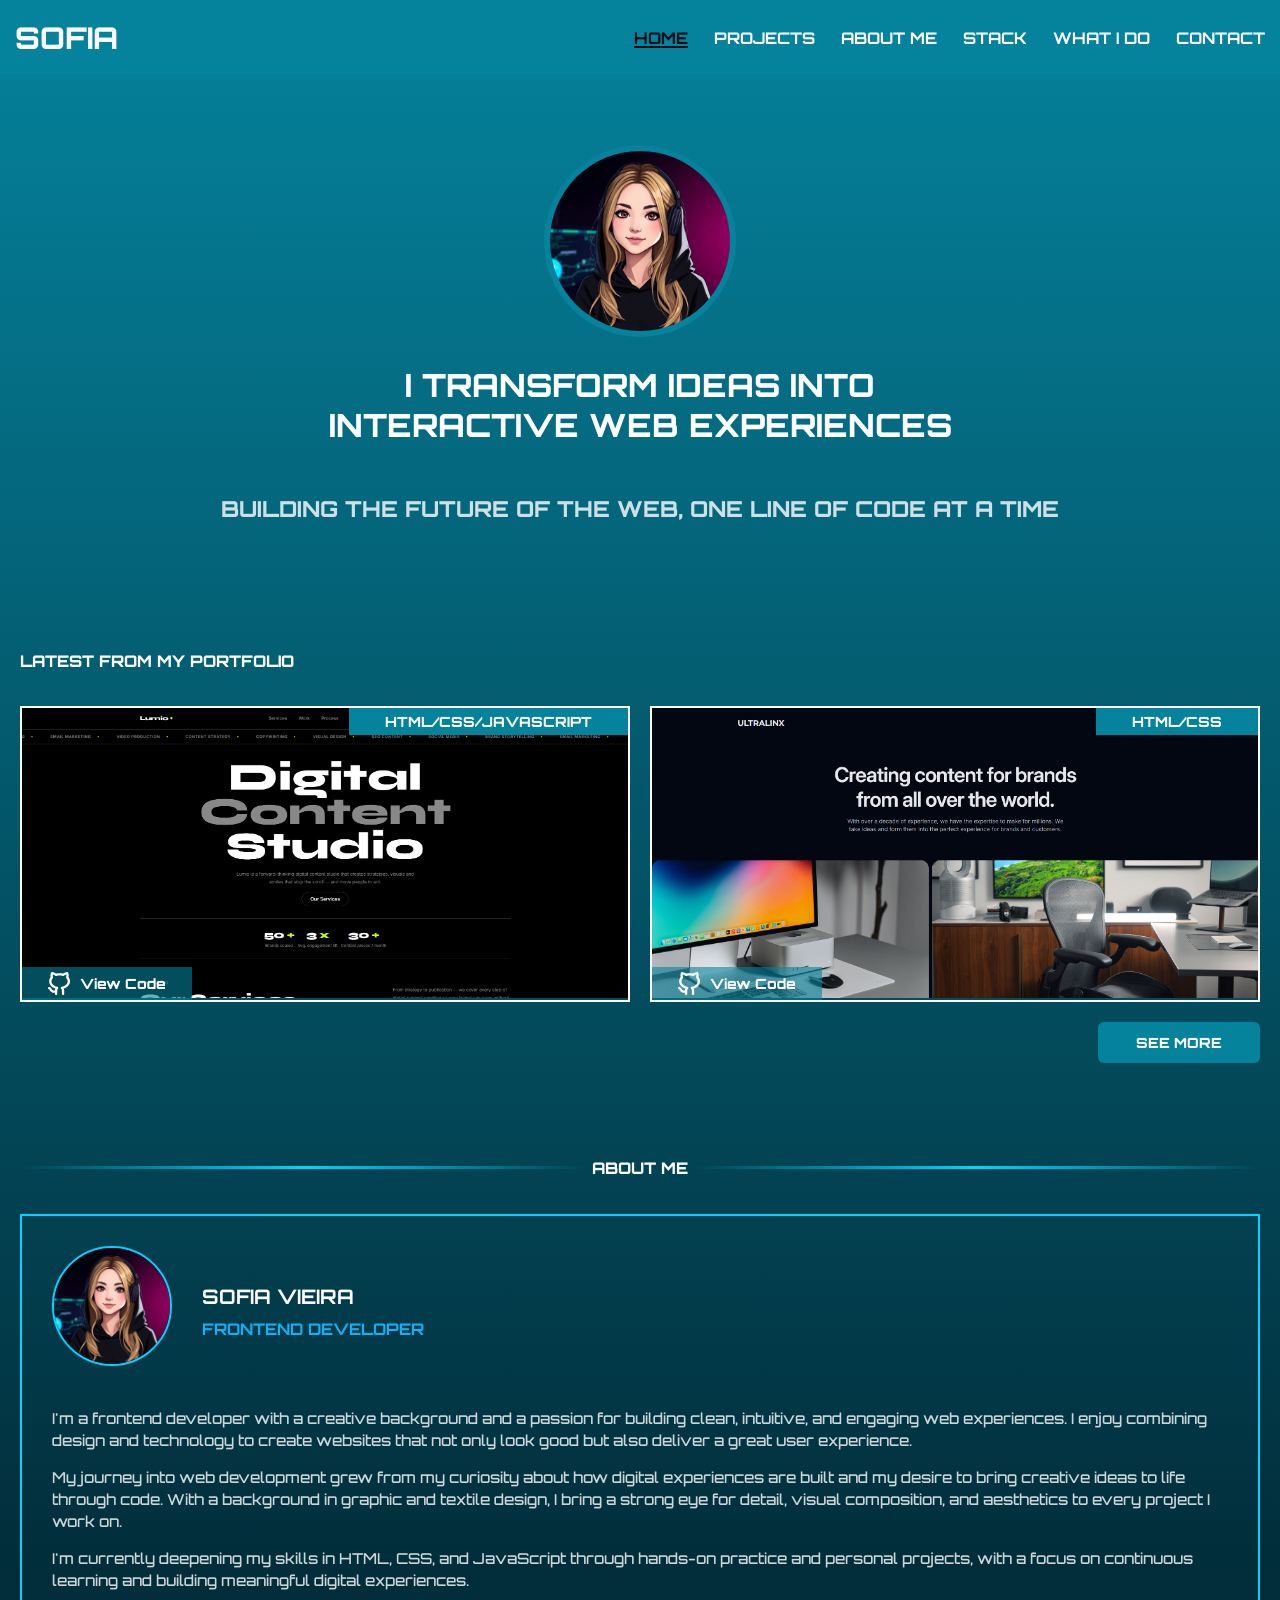
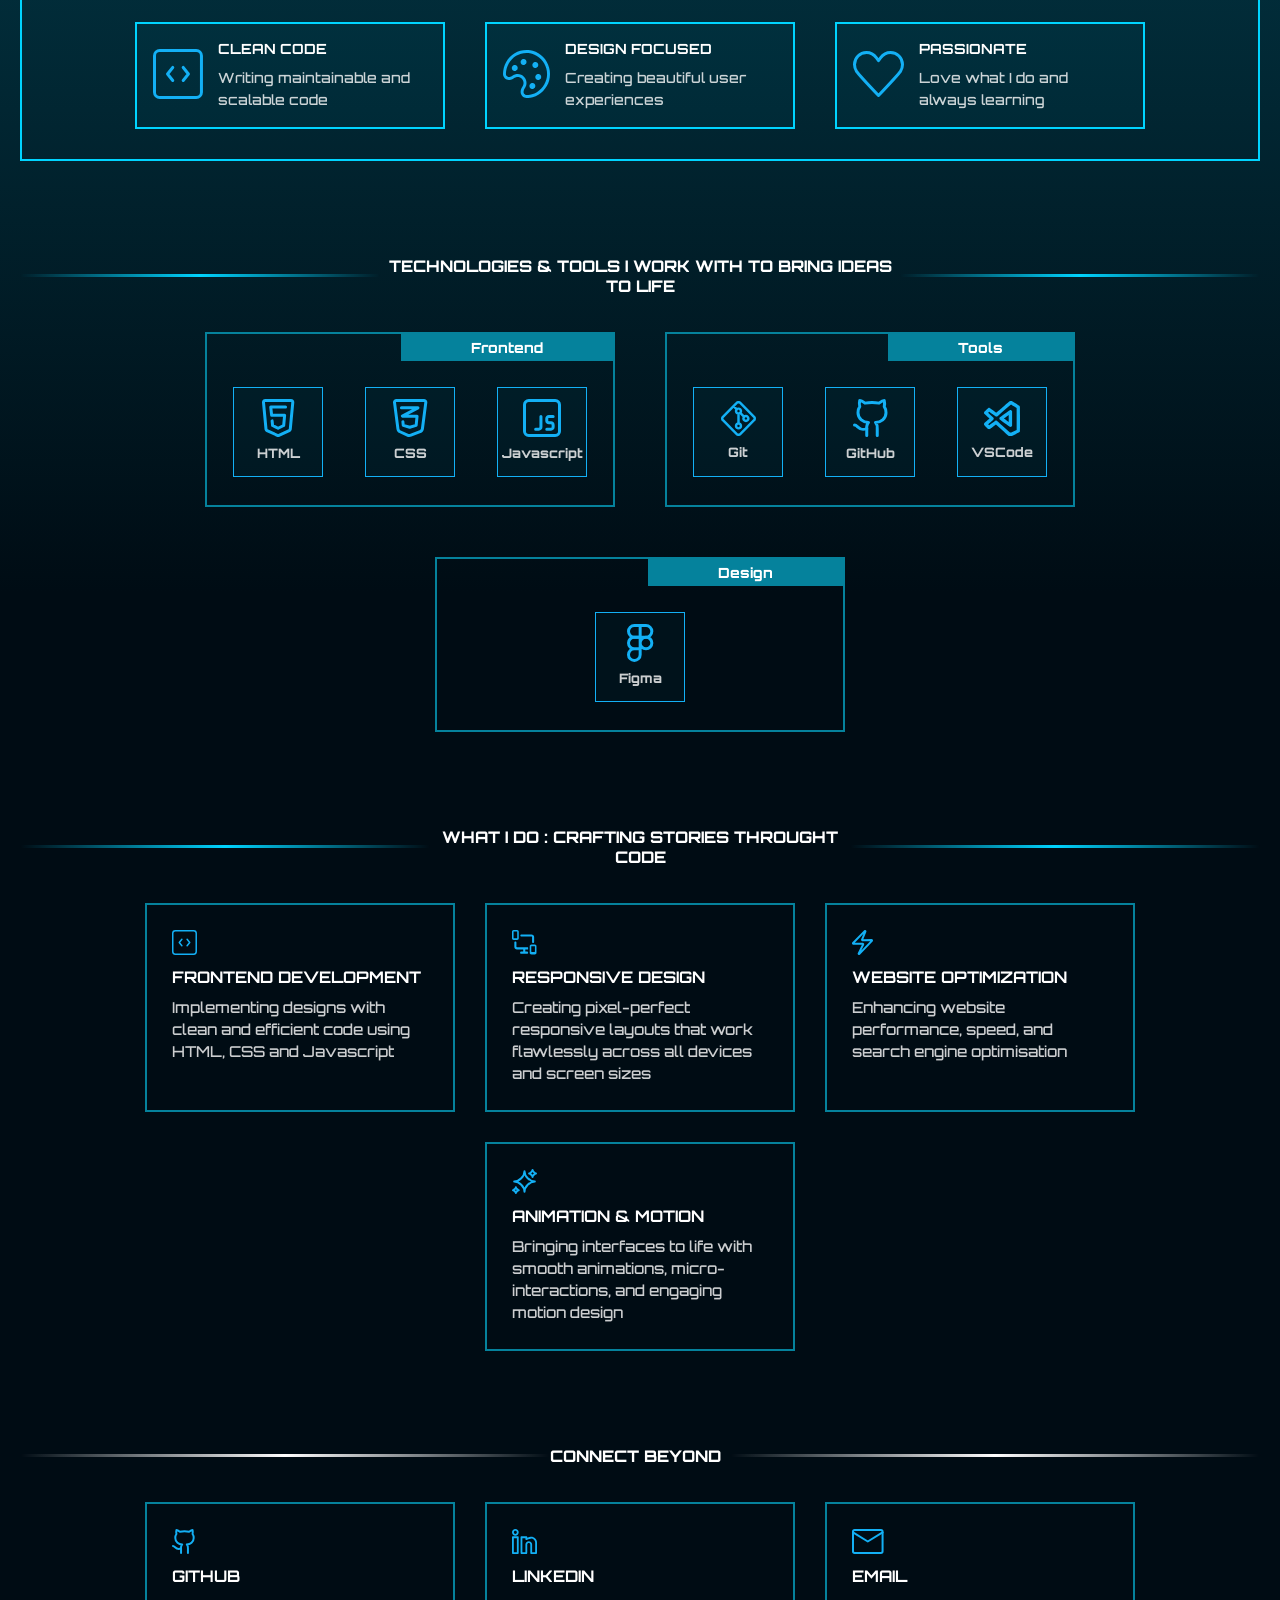
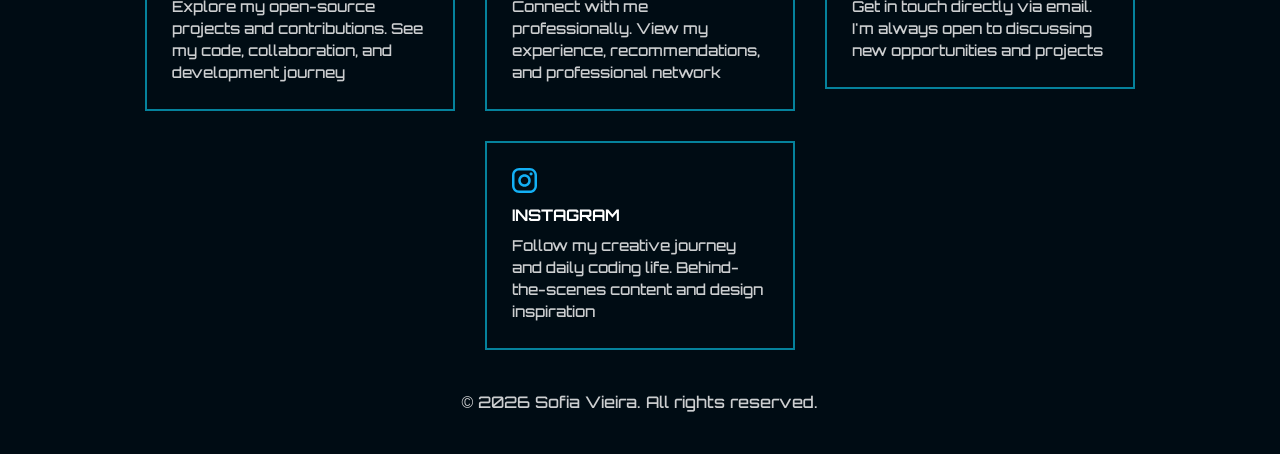
<file: index.html>
<!DOCTYPE html>
<html lang="en">
  <head>
    <meta charset="UTF-8">
    <meta name="viewport" content="width=device-width, initial-scale=1.0">
    <title>Sofia Vieira | Frontend Developer</title>
    <meta name="description" content="Sofia Vieira, Frontend Developer - HTML, CSS and JavaScript. Transform ideas into interactive web experiences.">
    <meta name="robots" content="index, follow">
    <link rel="icon" type="image/x-icon" href="assets/images/favicon.ico"/>
    <link rel="apple-touch-icon" href="assets/images/apple-icon.png"/>
    <link rel="canonical" href="https://bysofiadev.vercel.app" />
    <!-- Open Graph -->
    <meta property="og:type" content="website">
    <meta property="og:title" content="Sofia Vieira | Frontend Developer">
    <meta property="og:description" content="Sofia Vieira, Frontend Developer - HTML, CSS and JavaScript. Transform ideas into interactive web experiences.">
    <meta property="og:url" content="https://bysofiadev.vercel.app">
    <meta property="og:image" content="https://bysofiadev.vercel.app/assets/images/hero-section.png">
    <meta property="og:image:width" content="1200">
    <meta property="og:image:height" content="630">
    <meta property="og:image:alt" content="Sofia Vieira - Frontend Developer">
    <!-- Twitter Card  -->
    <meta name="twitter:card" content="summary_large_image">
    <meta name="twitter:title" content="Sofia Vieira | Frontend Developer">
    <meta name="twitter:description" content="Sofia Vieira, Frontend Developer - HTML, CSS and JavaScript. Transform ideas into interactive web experiences.">
    <meta name="twitter:image" content="https://bysofiadev.vercel.app/assets/images/hero-section.png">

    <link rel="preconnect" href="https://fonts.googleapis.com">
    <link rel="preconnect" href="https://fonts.gstatic.com" crossorigin>
    <link href="https://fonts.googleapis.com/css2?family=Orbitron:wght@400..900&display=swap" rel="stylesheet">
    <link rel="stylesheet" href="./css/main.css">
  </head>
  <body>
    <!-- ── NAV ── -->
    <header class="primary-header">
      <div class="header-container">
        <div class="column-left">
          <a href="index.html">
            <h2>SOFIA</h2>
          </a>
        </div>
        <div class="column-right">
          <nav>
            <ul>
              <li>
                <a href="index.html" aria-current="page" class="nav-link" data-target="home">Home</a>
              </li>
              <li>
                <a href="#projects" class="nav-link" data-target="projects">Projects</a>
              </li>
              <li>
                <a href="#about-me" class="nav-link" data-target="about-me">About Me</a>
              </li>
              <li>
                <a href="#technologies-and-tools" class="nav-link" data-target="technologies-and-tools">Stack</a>
              </li>
              <li>
                <a href="#skills" class="nav-link" data-target="skills">What I Do</a>
              </li>
              <li>
                <a href="#contact"class="nav-link" data-target="contact">Contact</a>
              </li>
            </ul>
          </nav>
          <div class="menuMobileWrapper">
            <button class="btnOpenMenuMobile">
              <svg 
                width="32" 
                height="32" 
                viewBox="0 0 32 32" 
                fill="none" 
                xmlns="http://www.w3.org/2000/svg"
              >
                <path 
                  d="M5.33337 6.66667H26.6667" 
                  stroke="white" 
                  stroke-width="4" 
                  stroke-linecap="round" 
                  stroke-linejoin="round"
                />
                <path 
                  d="M5.33337 16H26.6667" 
                  stroke="white" 
                  stroke-width="4" 
                  stroke-linecap="round" 
                  stroke-linejoin="round"
                />
                <path 
                  d="M5.33337 25.3333H26.6667" 
                  stroke="white" 
                  stroke-width="4" 
                  stroke-linecap="round" 
                  stroke-linejoin="round"
                />
              </svg>
            </button>
            <div class="drawerMenu">
              <div>
                <button class="btnCloseMenuMobile">
                  <svg 
                    width="37" 
                    height="37" 
                    viewBox="0 0 37 37" 
                    fill="none" 
                    xmlns="http://www.w3.org/2000/svg"
                  >
                    <path d="M29.2917 4.625H7.70833C6.00546 4.625 4.625 6.00546 4.625 7.70833V29.2917C4.625 30.9945 6.00546 32.375 7.70833 32.375H29.2917C30.9945 32.375 32.375 30.9945 32.375 29.2917V7.70833C32.375 6.00546 30.9945 4.625 29.2917 4.625Z" stroke="#42446E" stroke-width="3" stroke-linecap="round" stroke-linejoin="round"/>
                    <path d="M23.125 4.625V32.375" stroke="#42446E" stroke-width="3" stroke-linecap="round" stroke-linejoin="round"/>
                    <path d="M12.3334 13.875L16.9584 18.5L12.3334 23.125" stroke="#42446E" stroke-width="3" stroke-linecap="round" stroke-linejoin="round"/>
                  </svg>
                </button>
                <nav>
                  <ul class="nav-links">
                    <li>
                      <a href="index.html" aria-current="page" class="nav-link" data-target="home">Home</a>
                    </li>
                    <li>
                      <a href="#projects" class="nav-link" data-target="projects">Projects</a>
                    </li>
                    <li>
                      <a href="#about-me" class="nav-link" data-target="about-me">About Me</a>
                    </li>
                    <li>
                      <a href="#technologies-and-tools" class="nav-link" data-target="technologies-and-tools">Stack</a>
                    </li>
                    <li>
                      <a href="#skills" class="nav-link" data-target="skills">What I Do</a>
                    </li>
                    <li>
                      <a href="#contact" class="nav-link" data-target="contact">Contact</a>
                    </li>
                  </ul>
                </nav>
              </div>
            </div> 
          </div>
        </div>
      </div>
    </header>
    <div class="container">
      <main>
        <!-- ── HERO ── -->
        <section id="home" class="hero-section">
          <div class="avatar">
            <img src="assets/images/avatar.jpg" alt="Avatar Sofia Vieira">
          </div>
          <div class="hero-title">
            <h1>I transform ideas into interactive web experiences</h1>
          </div>
          <div class="hero-subtitle">
            <h2>Building the future of the web, one line of code at a time</h2>
          </div>
        </section>
        <!-- ── PROJECTS ── -->
        <section id="projects" class="latest-projects reveal-on-scroll">
          <h3>Latest from my portfolio</h3>
          <div class="projects-grid">
            <div class="project-box">
              <a href="https://bysofiadev.github.io/lumio-studio/" target="_blank" rel="noopener noreferrer">
                <img src="assets/images/project-lumio-studio.png" alt="Lumio Studio">
              </a>
              <div class="project-badge">HTML/CSS/JAVASCRIPT</div> 
              <div class="project-links">
                <a href="https://github.com/bysofiadev/lumio-studio" target="_blank" rel="noopener noreferrer">
                  <svg xmlns="http://www.w3.org/2000/svg" 
                      width="22" 
                      height="23" 
                      viewBox="0 0 22 23"
                      fill="black">
                    <path d="M4.99652 4.8233C4.70705 4.09045 4.71863 3.25306 4.84715 2.48689C5.73173 2.75058 6.56263 3.16662 7.30186 3.71598C7.62607 3.96179 8.05101 4.04105 8.44701 3.92274C9.46298 3.62043 10.5184 3.4687 11.5791 3.47246C12.6918 3.47246 13.7489 3.63327 14.7088 3.92159C15.1048 4.04105 15.5298 3.96065 15.8528 3.71483C16.5917 3.16559 17.4222 2.74955 18.3064 2.48574C18.4349 3.25191 18.4453 4.0893 18.1581 4.82101C17.9845 5.2621 18.0713 5.76982 18.399 6.1305C19.2373 7.05289 19.6842 8.11312 19.6842 9.21585C19.6842 11.6442 17.4032 14.0254 13.7397 14.7502C12.8226 14.9317 12.4649 16.0769 13.1665 16.7328C13.6169 17.1532 13.8948 17.7459 13.8948 18.4053V21.8513C13.8948 22.156 14.0168 22.4481 14.234 22.6636C14.4511 22.879 14.7456 23 15.0527 23C15.3598 23 15.6543 22.879 15.8715 22.6636C16.0886 22.4481 16.2106 22.156 16.2106 21.8513V18.4053C16.2106 17.7505 16.0717 17.128 15.8239 16.564C19.3172 15.3613 22 12.6538 22 9.21585C22 7.66858 21.4396 6.24652 20.5098 5.05534C20.753 4.11342 20.731 3.16461 20.6383 2.43635C20.5561 1.7839 20.4415 0.929282 19.9783 0.419268C19.2894 -0.337711 18.1489 0.107976 17.3384 0.382511C16.4685 0.673378 15.6412 1.07699 14.8779 1.58288C13.8 1.30958 12.6916 1.17257 11.5791 1.1751C10.4281 1.1751 9.31773 1.31868 8.27796 1.58403C7.51466 1.07814 6.68734 0.674527 5.81746 0.383659C5.00694 0.107977 3.86527 -0.337711 3.17633 0.419268C2.70392 0.938471 2.6055 1.72532 2.52097 2.39385L2.51518 2.4375C2.42255 3.16691 2.40171 4.11687 2.64487 5.05993C1.71856 6.24996 1.15815 7.66973 1.15815 9.21585C1.15815 12.6527 3.84096 15.3613 7.33428 16.564C7.08187 17.1376 6.95027 17.7564 6.94755 18.3823L6.75303 18.4214C5.92283 18.5351 5.39136 18.4329 5.0301 18.2812C4.15011 17.9114 3.69622 16.9798 3.14275 16.2676C2.79771 15.8254 2.29519 15.2728 1.52404 15.0178C1.37974 14.9702 1.22738 14.9512 1.07568 14.9619C0.923977 14.9726 0.775892 15.0129 0.63988 15.0804C0.365192 15.2168 0.156358 15.4558 0.0593175 15.7449C-0.0377226 16.0341 -0.0150192 16.3496 0.122433 16.6221C0.259886 16.8946 0.500828 17.1018 0.792256 17.198C1.43835 17.4117 1.8853 18.5098 2.29519 18.9969C2.72707 19.5115 3.30138 20.049 4.12464 20.3959C4.91431 20.7291 5.84177 20.8474 6.94755 20.713V21.8513C6.94755 22.156 7.06954 22.4481 7.28669 22.6636C7.50383 22.879 7.79834 23 8.10543 23C8.41252 23 8.70703 22.879 8.92418 22.6636C9.14132 22.4481 9.26331 22.156 9.26331 21.8513V18.4053C9.26331 17.7459 9.5412 17.1532 9.99162 16.7328C10.6945 16.0758 10.3355 14.9317 9.41847 14.7502C5.75377 14.0254 3.47391 11.6442 3.47391 9.21585C3.47391 8.11542 3.91969 7.05519 4.75684 6.1328C5.08452 5.77211 5.1702 5.2644 4.99652 4.8233Z" fill="white"/>
                  </svg>
                  <div class="view-code">View Code</div>
                </a>
              </div> 
            </div>
            <div class="project-box">
              <a href="https://bysofiadev.github.io/ultralinx-clone/" target="_blank" rel="noopener noreferrer">
                <img src="assets/images/project-ultralinx.png" alt="Ultralinx Website Clone">
              </a>
              <div class="project-badge">HTML/CSS</div>
              <div class="project-links">
                <a href="https://github.com/bysofiadev/ultralinx-clone" target="_blank" rel="noopener noreferrer">
                  <svg xmlns="http://www.w3.org/2000/svg" 
                      width="22" 
                      height="23" 
                      viewBox="0 0 22 23"
                      fill="black">
                    <path d="M4.99652 4.8233C4.70705 4.09045 4.71863 3.25306 4.84715 2.48689C5.73173 2.75058 6.56263 3.16662 7.30186 3.71598C7.62607 3.96179 8.05101 4.04105 8.44701 3.92274C9.46298 3.62043 10.5184 3.4687 11.5791 3.47246C12.6918 3.47246 13.7489 3.63327 14.7088 3.92159C15.1048 4.04105 15.5298 3.96065 15.8528 3.71483C16.5917 3.16559 17.4222 2.74955 18.3064 2.48574C18.4349 3.25191 18.4453 4.0893 18.1581 4.82101C17.9845 5.2621 18.0713 5.76982 18.399 6.1305C19.2373 7.05289 19.6842 8.11312 19.6842 9.21585C19.6842 11.6442 17.4032 14.0254 13.7397 14.7502C12.8226 14.9317 12.4649 16.0769 13.1665 16.7328C13.6169 17.1532 13.8948 17.7459 13.8948 18.4053V21.8513C13.8948 22.156 14.0168 22.4481 14.234 22.6636C14.4511 22.879 14.7456 23 15.0527 23C15.3598 23 15.6543 22.879 15.8715 22.6636C16.0886 22.4481 16.2106 22.156 16.2106 21.8513V18.4053C16.2106 17.7505 16.0717 17.128 15.8239 16.564C19.3172 15.3613 22 12.6538 22 9.21585C22 7.66858 21.4396 6.24652 20.5098 5.05534C20.753 4.11342 20.731 3.16461 20.6383 2.43635C20.5561 1.7839 20.4415 0.929282 19.9783 0.419268C19.2894 -0.337711 18.1489 0.107976 17.3384 0.382511C16.4685 0.673378 15.6412 1.07699 14.8779 1.58288C13.8 1.30958 12.6916 1.17257 11.5791 1.1751C10.4281 1.1751 9.31773 1.31868 8.27796 1.58403C7.51466 1.07814 6.68734 0.674527 5.81746 0.383659C5.00694 0.107977 3.86527 -0.337711 3.17633 0.419268C2.70392 0.938471 2.6055 1.72532 2.52097 2.39385L2.51518 2.4375C2.42255 3.16691 2.40171 4.11687 2.64487 5.05993C1.71856 6.24996 1.15815 7.66973 1.15815 9.21585C1.15815 12.6527 3.84096 15.3613 7.33428 16.564C7.08187 17.1376 6.95027 17.7564 6.94755 18.3823L6.75303 18.4214C5.92283 18.5351 5.39136 18.4329 5.0301 18.2812C4.15011 17.9114 3.69622 16.9798 3.14275 16.2676C2.79771 15.8254 2.29519 15.2728 1.52404 15.0178C1.37974 14.9702 1.22738 14.9512 1.07568 14.9619C0.923977 14.9726 0.775892 15.0129 0.63988 15.0804C0.365192 15.2168 0.156358 15.4558 0.0593175 15.7449C-0.0377226 16.0341 -0.0150192 16.3496 0.122433 16.6221C0.259886 16.8946 0.500828 17.1018 0.792256 17.198C1.43835 17.4117 1.8853 18.5098 2.29519 18.9969C2.72707 19.5115 3.30138 20.049 4.12464 20.3959C4.91431 20.7291 5.84177 20.8474 6.94755 20.713V21.8513C6.94755 22.156 7.06954 22.4481 7.28669 22.6636C7.50383 22.879 7.79834 23 8.10543 23C8.41252 23 8.70703 22.879 8.92418 22.6636C9.14132 22.4481 9.26331 22.156 9.26331 21.8513V18.4053C9.26331 17.7459 9.5412 17.1532 9.99162 16.7328C10.6945 16.0758 10.3355 14.9317 9.41847 14.7502C5.75377 14.0254 3.47391 11.6442 3.47391 9.21585C3.47391 8.11542 3.91969 7.05519 4.75684 6.1328C5.08452 5.77211 5.1702 5.2644 4.99652 4.8233Z" fill="white"/>
                  </svg>
                  <div class="view-code">View Code</div>
                </a>
              </div> 
            </div>
          </div>
          <div class="button-projects">
            <a href="allprojects.html">
              <button>See More</button>
            </a>
          </div>
        </section>
        <!-- ── ABOUT ME ── -->
        <section id="about-me" class="about-me-section reveal-on-scroll">
          <header>
            <div class="line-title"></div>
            <h3>About me</h3>
            <div class="line-title"></div>
          </header>
          <div class="about-me-container">
            <div class="avatar-container">
              <div class="avatar-image">
                <img src="assets/images/avatar.jpg" alt="SofIA Vieira Avatar">
              </div>
              <div class="about-intro">
                <h4 class="about-name">Sofia Vieira</h4>
                <h5 class="about-title">Frontend Developer</h5>
              </div>
            </div>
            <div class="about-bio">
              <p>
                I'm a frontend developer with a creative background and a passion for building clean, intuitive, and engaging 
                web experiences. I enjoy combining design and technology to create websites that not only look good but also 
                deliver a great user experience.
              </p>
              <p>
                My journey into web development grew from my curiosity about how digital experiences are built and my desire to 
                bring creative ideas to life through code. With a background in graphic and textile design, I bring a strong eye 
                for detail, visual composition, and aesthetics to every project I work on.
              </p>
              <p>
                I'm currently deepening my skills in HTML, CSS, and JavaScript through hands-on practice and personal projects, 
                with a focus on continuous learning and building meaningful digital experiences.
              </p>
            </div>
            <div class="about-highlights">
              <div class="highlight-item">
                <div class="highlight-icon">
                  <svg 
                    xmlns="http://www.w3.org/2000/svg" 
                    width="50" 
                    height="50" 
                    viewBox="0 0 50 50" 
                    fill="none">
                    <path d="M19.7593 18.4551L14.5424 24.9763L19.7593 31.4975" stroke="#13B0F5" stroke-width="3" stroke-linecap="round" stroke-linejoin="round"/>
                    <path d="M30.1932 18.4551L35.4102 24.9763L30.1932 31.4975" stroke="#13B0F5" stroke-width="3" stroke-linecap="round" stroke-linejoin="round"/>
                    <path d="M43.2356 1.5H6.71695C3.83571 1.5 1.5 3.83571 1.5 6.71695V43.2356C1.5 46.1168 3.83571 48.4526 6.71695 48.4526H43.2356C46.1168 48.4526 48.4526 46.1168 48.4526 43.2356V6.71695C48.4526 3.83571 46.1168 1.5 43.2356 1.5Z" stroke="#13B0F5" stroke-width="3" stroke-linecap="round" stroke-linejoin="round"/>
                  </svg>
                </div>
                <div class="highlight-text">
                  <h5>Clean Code </h5>
                  <p>Writing maintainable and scalable code</p>
                </div>
              </div>
              <div class="highlight-item">
                <div class="highlight-icon">
                  <svg 
                    xmlns="http://www.w3.org/2000/svg" 
                    width="47" 
                    height="48" 
                    viewBox="0 0 47 48" 
                    fill="none">
                    <path d="M23.5 0C25.6572 0 27.738 0.28125 29.7422 0.84375C31.7464 1.40625 33.6206 2.21094 35.3647 3.25781C37.1089 4.30469 38.6924 5.55469 40.1152 7.00781C41.5381 8.46094 42.762 10.0859 43.7871 11.8828C44.8122 13.6797 45.6001 15.5938 46.1509 17.625C46.7017 19.6562 46.9847 21.7812 47 24C47 26.2031 46.7246 28.3281 46.1738 30.375C45.623 32.4219 44.8351 34.3359 43.8101 36.1172C42.785 37.8984 41.561 39.5156 40.1382 40.9688C38.7153 42.4219 37.1242 43.6719 35.3647 44.7188C33.6053 45.7656 31.7311 46.5703 29.7422 47.1328C27.7533 47.6953 25.6725 47.9844 23.5 48C22.6891 48 21.9318 47.8438 21.228 47.5312C20.5243 47.2188 19.9046 46.7891 19.3691 46.2422C18.8337 45.6953 18.4129 45.0625 18.1069 44.3438C17.8009 43.625 17.6403 42.8438 17.625 42C17.625 41.2344 17.6938 40.5703 17.8315 40.0078C17.9692 39.4453 18.1528 38.9219 18.3823 38.4375C18.6118 37.9531 18.849 37.5156 19.0938 37.125C19.3385 36.7344 19.5757 36.3281 19.8052 35.9062C20.0347 35.4844 20.2106 35.0469 20.333 34.5938C20.4554 34.1406 20.5319 33.6094 20.5625 33C20.5625 32.1875 20.4095 31.4141 20.1035 30.6797C19.7975 29.9453 19.3768 29.3125 18.8413 28.7812C18.3058 28.25 17.6785 27.8203 16.9595 27.4922C16.2404 27.1641 15.4831 27 14.6875 27C14.1061 27 13.5936 27.0703 13.1499 27.2109C12.7062 27.3516 12.2778 27.5391 11.8647 27.7734C11.4517 28.0078 11.0462 28.25 10.6484 28.5C10.2507 28.75 9.82227 28.9922 9.36328 29.2266C8.9043 29.4609 8.39176 29.6406 7.82568 29.7656C7.2596 29.8906 6.60938 29.9688 5.875 30C5.06413 30 4.3068 29.8438 3.60303 29.5312C2.89925 29.2188 2.27962 28.7891 1.74414 28.2422C1.20866 27.6953 0.787923 27.0625 0.481934 26.3438C0.175944 25.625 0.0152995 24.8438 0 24C0 21.7969 0.275391 19.6719 0.826172 17.625C1.37695 15.5781 2.16488 13.6641 3.18994 11.8828C4.21501 10.1016 5.43896 8.48438 6.86182 7.03125C8.28467 5.57812 9.87581 4.32812 11.6353 3.28125C13.3947 2.23438 15.2612 1.42969 17.2349 0.867188C19.2085 0.304688 21.2969 0.015625 23.5 0ZM23.5 45C25.3818 45 27.1948 44.75 28.939 44.25C30.6831 43.75 32.3201 43.0469 33.8501 42.1406C35.38 41.2344 36.7723 40.1328 38.0269 38.8359C39.2814 37.5391 40.3524 36.125 41.2397 34.5938C42.1271 33.0625 42.8232 31.3906 43.3281 29.5781C43.833 27.7656 44.0778 25.9062 44.0625 24C44.0625 22.0781 43.8177 20.2266 43.3281 18.4453C42.8385 16.6641 42.1501 14.9922 41.2627 13.4297C40.3753 11.8672 39.2967 10.4453 38.0269 9.16406C36.757 7.88281 35.3724 6.78906 33.873 5.88281C32.3737 4.97656 30.7367 4.26562 28.9619 3.75C27.1872 3.23438 25.3665 2.98438 23.5 3C21.6182 3 19.8052 3.25 18.061 3.75C16.3169 4.25 14.6799 4.95312 13.1499 5.85938C11.62 6.76562 10.2277 7.86719 8.97314 9.16406C7.71859 10.4609 6.64762 11.875 5.76025 13.4062C4.87288 14.9375 4.17676 16.6094 3.67188 18.4219C3.16699 20.2344 2.9222 22.0938 2.9375 24C2.9375 24.4219 3.014 24.8125 3.16699 25.1719C3.31999 25.5312 3.52653 25.8438 3.78662 26.1094C4.04671 26.375 4.36035 26.5938 4.72754 26.7656C5.09473 26.9375 5.47721 27.0156 5.875 27C6.45638 27 6.96891 26.9297 7.4126 26.7891C7.85628 26.6484 8.28467 26.4609 8.69775 26.2266C9.11084 25.9922 9.50863 25.75 9.89111 25.5C10.2736 25.25 10.6943 25.0078 11.1533 24.7734C11.6123 24.5391 12.1248 24.3594 12.6909 24.2344C13.257 24.1094 13.9225 24.0312 14.6875 24C15.9115 24 17.0589 24.2344 18.1299 24.7031C19.2008 25.1719 20.1341 25.8125 20.9297 26.625C21.7253 27.4375 22.3525 28.3906 22.8115 29.4844C23.2705 30.5781 23.5 31.75 23.5 33C23.5 33.7656 23.4312 34.4375 23.2935 35.0156C23.1558 35.5938 22.9722 36.1172 22.7427 36.5859C22.5132 37.0547 22.276 37.4844 22.0312 37.875C21.7865 38.2656 21.5493 38.6719 21.3198 39.0938C21.0903 39.5156 20.9144 39.9531 20.792 40.4062C20.6696 40.8594 20.5931 41.3906 20.5625 42C20.5625 42.4219 20.639 42.8125 20.792 43.1719C20.945 43.5312 21.1515 43.8438 21.4116 44.1094C21.6717 44.375 21.9854 44.5938 22.3525 44.7656C22.7197 44.9375 23.1022 45.0156 23.5 45ZM11.75 15C12.1631 15 12.5456 15.0781 12.8975 15.2344C13.2493 15.3906 13.5553 15.6016 13.8154 15.8672C14.0755 16.1328 14.2897 16.4531 14.458 16.8281C14.6263 17.2031 14.7028 17.5938 14.6875 18C14.6875 18.4219 14.611 18.8125 14.458 19.1719C14.305 19.5312 14.0985 19.8438 13.8384 20.1094C13.5783 20.375 13.2646 20.5938 12.8975 20.7656C12.5303 20.9375 12.1478 21.0156 11.75 21C11.3369 21 10.9544 20.9219 10.6025 20.7656C10.2507 20.6094 9.94466 20.3984 9.68457 20.1328C9.42448 19.8672 9.21029 19.5469 9.04199 19.1719C8.8737 18.7969 8.7972 18.4062 8.8125 18C8.8125 17.5781 8.889 17.1875 9.04199 16.8281C9.19499 16.4688 9.40153 16.1562 9.66162 15.8906C9.92171 15.625 10.2354 15.4062 10.6025 15.2344C10.9697 15.0625 11.3522 14.9844 11.75 15ZM20.5625 9C20.9756 9 21.3581 9.07812 21.71 9.23438C22.0618 9.39062 22.3678 9.60156 22.6279 9.86719C22.888 10.1328 23.1022 10.4531 23.2705 10.8281C23.4388 11.2031 23.5153 11.5938 23.5 12C23.5 12.4219 23.4235 12.8125 23.2705 13.1719C23.1175 13.5312 22.911 13.8438 22.6509 14.1094C22.3908 14.375 22.0771 14.5938 21.71 14.7656C21.3428 14.9375 20.9603 15.0156 20.5625 15C20.1494 15 19.7669 14.9219 19.415 14.7656C19.0632 14.6094 18.7572 14.3984 18.4971 14.1328C18.237 13.8672 18.0228 13.5469 17.8545 13.1719C17.6862 12.7969 17.6097 12.4062 17.625 12C17.625 11.5781 17.7015 11.1875 17.8545 10.8281C18.0075 10.4688 18.214 10.1562 18.4741 9.89062C18.7342 9.625 19.0479 9.40625 19.415 9.23438C19.7822 9.0625 20.1647 8.98438 20.5625 9ZM32.3125 18C31.8994 18 31.5169 17.9219 31.165 17.7656C30.8132 17.6094 30.5072 17.3984 30.2471 17.1328C29.987 16.8672 29.7728 16.5469 29.6045 16.1719C29.4362 15.7969 29.3597 15.4062 29.375 15C29.375 14.5781 29.4515 14.1875 29.6045 13.8281C29.7575 13.4688 29.964 13.1562 30.2241 12.8906C30.4842 12.625 30.7979 12.4062 31.165 12.2344C31.5322 12.0625 31.9147 11.9844 32.3125 12C32.7256 12 33.1081 12.0781 33.46 12.2344C33.8118 12.3906 34.1178 12.6016 34.3779 12.8672C34.638 13.1328 34.8522 13.4531 35.0205 13.8281C35.1888 14.2031 35.2653 14.5938 35.25 15C35.25 15.4219 35.1735 15.8125 35.0205 16.1719C34.8675 16.5312 34.661 16.8438 34.4009 17.1094C34.1408 17.375 33.8271 17.5938 33.46 17.7656C33.0928 17.9375 32.7103 18.0156 32.3125 18ZM35.25 24C35.6631 24 36.0456 24.0781 36.3975 24.2344C36.7493 24.3906 37.0553 24.6016 37.3154 24.8672C37.5755 25.1328 37.7897 25.4531 37.958 25.8281C38.1263 26.2031 38.2028 26.5938 38.1875 27C38.1875 27.4219 38.111 27.8125 37.958 28.1719C37.805 28.5312 37.5985 28.8438 37.3384 29.1094C37.0783 29.375 36.7646 29.5938 36.3975 29.7656C36.0303 29.9375 35.6478 30.0156 35.25 30C34.8369 30 34.4544 29.9219 34.1025 29.7656C33.7507 29.6094 33.4447 29.3984 33.1846 29.1328C32.9245 28.8672 32.7103 28.5469 32.542 28.1719C32.3737 27.7969 32.2972 27.4062 32.3125 27C32.3125 26.5781 32.389 26.1875 32.542 25.8281C32.695 25.4688 32.9015 25.1562 33.1616 24.8906C33.4217 24.625 33.7354 24.4062 34.1025 24.2344C34.4697 24.0625 34.8522 23.9844 35.25 24ZM29.375 33C29.7881 33 30.1706 33.0781 30.5225 33.2344C30.8743 33.3906 31.1803 33.6016 31.4404 33.8672C31.7005 34.1328 31.9147 34.4531 32.083 34.8281C32.2513 35.2031 32.3278 35.5938 32.3125 36C32.3125 36.4219 32.236 36.8125 32.083 37.1719C31.93 37.5312 31.7235 37.8438 31.4634 38.1094C31.2033 38.375 30.8896 38.5938 30.5225 38.7656C30.1553 38.9375 29.7728 39.0156 29.375 39C28.9619 39 28.5794 38.9219 28.2275 38.7656C27.8757 38.6094 27.5697 38.3984 27.3096 38.1328C27.0495 37.8672 26.8353 37.5469 26.667 37.1719C26.4987 36.7969 26.4222 36.4062 26.4375 36C26.4375 35.5781 26.514 35.1875 26.667 34.8281C26.82 34.4688 27.0265 34.1562 27.2866 33.8906C27.5467 33.625 27.8604 33.4062 28.2275 33.2344C28.5947 33.0625 28.9772 32.9844 29.375 33Z" fill="#13B0F5"/>
                  </svg>
                </div>
                <div class="highlight-text">
                  <h5>Design Focused</h5>
                  <p>Creating beautiful user experiences</p>
                </div>
              </div>
              <div class="highlight-item">
                <div class="highlight-icon">
                  <svg 
                    xmlns="http://www.w3.org/2000/svg" 
                    width="51" 
                    height="46" 
                    viewBox="0 0 51 46" 
                    fill="none">
                    <path d="M25.5 9.5625C25.5 9.5625 25.5 9.5625 23.4733 6.875C21.1267 3.7575 17.66 1.5 13.5 1.5C6.86 1.5 1.5 6.90187 1.5 13.5938C1.5 16.0931 2.24667 18.4044 3.52667 20.3125C5.68667 23.5644 25.5 44.5 25.5 44.5M25.5 9.5625C25.5 9.5625 25.5 9.5625 27.5267 6.875C29.8733 3.7575 33.34 1.5 37.5 1.5C44.14 1.5 49.5 6.90187 49.5 13.5938C49.5 16.0931 48.7533 18.4044 47.4733 20.3125C45.3133 23.5644 25.5 44.5 25.5 44.5" stroke="#13B0F5" stroke-width="3" stroke-linecap="round" stroke-linejoin="round"/>
                  </svg>
                </div>
                <div class="highlight-text">
                  <h5>Passionate</h5>
                  <p>Love what I do and always learning</p>
                </div>
              </div>
            </div>
          </div>
        </section>
        <!-- ── TECHNOLOGIES AND TOOLS ── -->
        <section id="technologies-and-tools" class="technologies-and-tools-section reveal-on-scroll">
          <header>
            <div class="line-title"></div>
            <h3>Technologies & tools i work with to bring ideas to life</h3>
            <div class="line-title"></div>
          </header>
          <div class="technologies-and-tools-container">
            <div class="tech-category">
              <div class="tech-category-badge">Frontend</div>
              <div class="tech-grid">
                <div class="tech-card">
                  <div class="tech-card-container">
                    <svg xmlns="http://www.w3.org/2000/svg" 
                      width="33" 
                      height="38" 
                      viewBox="0 0 33 38" 
                      fill="none">
                      <path d="M28.9168 1.5H3.35178C3.09399 1.50003 2.83904 1.55388 2.60326 1.6581C2.36748 1.76232 2.15605 1.91462 1.98251 2.10524C1.80897 2.29587 1.67713 2.52063 1.59544 2.76513C1.51375 3.00963 1.48401 3.2685 1.50811 3.52516L3.9972 30.0698C4.02734 30.3929 4.14184 30.7024 4.32922 30.9673C4.5166 31.2322 4.77028 31.4432 5.06487 31.5792L15.3583 36.3296C15.6016 36.4419 15.8663 36.5 16.1343 36.5C16.4022 36.5 16.667 36.4419 16.9103 36.3296L27.2037 31.5792C27.4984 31.4433 27.7523 31.2324 27.9398 30.9675C28.1274 30.7026 28.242 30.393 28.2723 30.0698L30.7604 3.52516C30.7845 3.2685 30.7548 3.00963 30.6731 2.76513C30.5914 2.52063 30.4596 2.29587 30.286 2.10524C30.1125 1.91462 29.901 1.76232 29.6653 1.6581C29.4295 1.55388 29.1745 1.50003 28.9168 1.5Z" stroke="#13B0F5" stroke-width="3"/>
                      <path d="M23.5423 7.98193H8.72627L9.65227 16.3159H22.6163L21.6903 26.5019L16.1343 29.2799L10.5783 26.5019L10.1153 21.8719" stroke="#13B0F5" stroke-width="3" stroke-linecap="round" stroke-linejoin="round"/>
                    </svg>
                    <p>HTML</p>
                  </div>
                </div>
                <div class="tech-card">
                  <div class="tech-card-container">
                    <svg xmlns="http://www.w3.org/2000/svg" 
                      width="35" 
                      height="38" 
                      viewBox="0 0 35 38" 
                      fill="none">
                      <path d="M30.9754 1.5H3.34221C2.85363 1.5 2.38505 1.69409 2.03957 2.03957C1.69409 2.38505 1.5 2.85363 1.5 3.34221L4.92283 29.8627C5.00286 30.4846 5.24028 31.0758 5.61262 31.5803C5.98496 32.0848 6.4799 32.486 7.05058 32.7458L14.4139 36.0912C14.9673 36.3413 15.5647 36.4796 16.1718 36.4979C16.7788 36.5162 17.3835 36.4143 17.951 36.1981L27.0828 32.685C27.7028 32.4467 28.2468 32.0453 28.6574 31.5232C29.0679 31.0011 29.3297 30.3777 29.415 29.719L32.8176 3.34221C32.8176 2.85363 32.6235 2.38505 32.278 2.03957C31.9325 1.69409 31.464 1.5 30.9754 1.5Z" stroke="#13B0F5" stroke-width="3" stroke-linecap="round" stroke-linejoin="round"/>
                      <path d="M8.40829 8.8689H24.9882L9.3294 17.1588H24.0671L23.146 26.3699L16.6982 28.2121L10.2505 26.3699L9.88206 22.6855" stroke="#13B0F5" stroke-width="3" stroke-linecap="round" stroke-linejoin="round"/>
                    </svg>
                    <p>CSS</p>
                  </div>
                </div>
                <div class="tech-card">
                  <div class="tech-card-container">
                    <svg xmlns="http://www.w3.org/2000/svg" 
                      width="38" 
                      height="38" 
                      viewBox="0 0 38 38" 
                      fill="none">
                      <path d="M32.2576 1.5H5.74242C3.3994 1.5 1.5 3.3994 1.5 5.74242V32.2576C1.5 34.6006 3.3994 36.5 5.74242 36.5H32.2576C34.6006 36.5 36.5 34.6006 36.5 32.2576V5.74242C36.5 3.3994 34.6006 1.5 32.2576 1.5Z" stroke="#13B0F5" stroke-width="3" stroke-linecap="round" stroke-linejoin="round"/>
                      <path d="M17.9394 17.4091V28.0151C17.9394 28.5777 17.7159 29.1172 17.3181 29.515C16.9203 29.9128 16.3808 30.1363 15.8182 30.1363H12.6364M30.1364 17.4091H25.8939C25.3314 17.4091 24.7918 17.6325 24.394 18.0303C23.9962 18.4282 23.7727 18.9677 23.7727 19.5303V21.6515C23.7727 22.2141 23.9962 22.7536 24.394 23.1514C24.7918 23.5492 25.3314 23.7727 25.8939 23.7727H28.0152C28.5777 23.7727 29.1173 23.9962 29.5151 24.394C29.9129 24.7918 30.1364 25.3313 30.1364 25.8939V28.0151C30.1364 28.5777 29.9129 29.1172 29.5151 29.515C29.1173 29.9128 28.5777 30.1363 28.0152 30.1363H23.7727" stroke="#13B0F5" stroke-width="3" stroke-linecap="round" stroke-linejoin="round"/>
                    </svg>
                    <p>Javascript</p>
                  </div>
                </div>
              </div> 
            </div>
            <div class="tech-category">
              <div class="tech-category-badge">Tools</div>
              <div class="tech-grid">
                <div class="tech-card">
                  <div class="tech-card-container">
                    <svg xmlns="http://www.w3.org/2000/svg" 
                      width="35" 
                      height="35" 
                      viewBox="0 0 35 35" 
                      fill="none">
                      <path d="M14.882 1.08591L1.08591 14.8796L2.83204 16.6257L16.6257 2.83204L14.882 1.08591ZM1.08591 20.118L14.8796 33.9141L16.6257 32.1655L2.83204 18.3718L1.08591 20.118ZM20.1204 33.9116L33.9141 20.1204L32.168 18.3718L18.3743 32.1655L20.1204 33.9116ZM33.9141 14.8771L20.1204 1.08591L18.3743 2.83204L32.168 16.6257L33.9141 14.8771ZM33.9141 20.1204C34.2584 19.7764 34.5314 19.3654 34.7178 18.9158C34.9041 18.4662 35 17.9842 35 17.4975C35 17.0108 34.9041 16.5289 34.7178 16.0793C34.5314 15.6296 34.2584 15.2211 33.9141 14.8771L32.168 16.6232C32.283 16.7379 32.3742 16.8742 32.4365 17.0242C32.4987 17.1743 32.5308 17.3351 32.5308 17.4975C32.5308 17.66 32.4987 17.8208 32.4365 17.9708C32.3742 18.1208 32.283 18.2571 32.168 18.3718L33.9141 20.1204ZM14.8796 33.9141C15.2236 34.2584 15.6346 34.5314 16.0842 34.7178C16.5338 34.9041 17.0158 35 17.5025 35C17.9892 35 18.4711 34.9041 18.9207 34.7178C19.3704 34.5314 19.7789 34.2584 20.1229 33.9141L18.3743 32.168C18.2596 32.283 18.1258 32.3742 17.9758 32.4365C17.8257 32.4987 17.6649 32.5308 17.5025 32.5308C17.34 32.5308 17.1792 32.4987 17.0292 32.4365C16.8792 32.3742 16.7429 32.283 16.6282 32.168L14.8796 33.9141ZM1.08591 14.8796C0.741647 15.2236 0.468552 15.6346 0.282227 16.0842C0.0959025 16.5338 0 17.0158 0 17.5025C0 17.9892 0.0959025 18.4711 0.282227 18.9207C0.468552 19.3704 0.741647 19.7789 1.08591 20.1229L2.83204 18.3743C2.71703 18.2596 2.62579 18.1258 2.56354 17.9758C2.50129 17.8257 2.46924 17.6649 2.46924 17.5025C2.46924 17.34 2.50129 17.1792 2.56354 17.0292C2.62579 16.8792 2.71703 16.7404 2.83204 16.6257L1.08591 14.8796ZM16.6257 2.83451C16.7404 2.7195 16.8767 2.62826 17.0267 2.56601C17.1767 2.50376 17.3376 2.47171 17.5 2.47171C17.6624 2.47171 17.8233 2.50376 17.9733 2.56601C18.1233 2.62826 18.2596 2.7195 18.3743 2.83451L20.1204 1.08591C19.7764 0.741647 19.3654 0.468552 18.9158 0.282227C18.4662 0.0959025 17.9842 0 17.4975 0C17.0108 0 16.5289 0.0959025 16.0793 0.282227C15.6296 0.468552 15.2211 0.741647 14.8771 1.08591L16.6257 2.83451ZM11.6862 6.02792L14.1559 8.49769L15.9045 6.74909L13.4348 4.27932L11.6862 6.02792ZM17.5 11.3256C17.1725 11.3256 16.8584 11.1955 16.6268 10.9639C16.3952 10.7323 16.2651 10.4182 16.2651 10.0907H13.7953C13.7953 11.0732 14.1857 12.0155 14.8804 12.7103C15.5752 13.405 16.5175 13.7953 17.5 13.7953V11.3256ZM18.7349 10.0907C18.7349 10.4182 18.6048 10.7323 18.3732 10.9639C18.1416 11.1955 17.8275 11.3256 17.5 11.3256V13.7953C18.4825 13.7953 19.4248 13.405 20.1196 12.7103C20.8143 12.0155 21.2047 11.0732 21.2047 10.0907H18.7349ZM17.5 8.8558C17.8275 8.8558 18.1416 8.98591 18.3732 9.21749C18.6048 9.44908 18.7349 9.76318 18.7349 10.0907H21.2047C21.2047 9.10815 20.8143 8.16586 20.1196 7.4711C19.4248 6.77635 18.4825 6.38603 17.5 6.38603V8.8558ZM17.5 6.38603C16.5175 6.38603 15.5752 6.77635 14.8804 7.4711C14.1857 8.16586 13.7953 9.10815 13.7953 10.0907H16.2651C16.2651 9.76318 16.3952 9.44908 16.6268 9.21749C16.8584 8.98591 17.1725 8.8558 17.5 8.8558V6.38603ZM19.0955 13.4348L22.8001 17.1394L24.5463 15.3908L20.8416 11.6862L19.0955 13.4348ZM24.9093 18.7349C24.5818 18.7349 24.2677 18.6048 24.0361 18.3732C23.8045 18.1416 23.6744 17.8275 23.6744 17.5H21.2047C21.2047 18.4825 21.595 19.4248 22.2897 20.1196C22.9845 20.8143 23.9268 21.2047 24.9093 21.2047V18.7349ZM26.1442 17.5C26.1442 17.8275 26.0141 18.1416 25.7825 18.3732C25.5509 18.6048 25.2368 18.7349 24.9093 18.7349V21.2047C25.8918 21.2047 26.8341 20.8143 27.5289 20.1196C28.2237 19.4248 28.614 18.4825 28.614 17.5H26.1442ZM24.9093 16.2651C25.2368 16.2651 25.5509 16.3952 25.7825 16.6268C26.0141 16.8584 26.1442 17.1725 26.1442 17.5H28.614C28.614 16.5175 28.2237 15.5752 27.5289 14.8804C26.8341 14.1857 25.8918 13.7953 24.9093 13.7953V16.2651ZM24.9093 13.7953C23.9268 13.7953 22.9845 14.1857 22.2897 14.8804C21.595 15.5752 21.2047 16.5175 21.2047 17.5H23.6744C23.6744 17.1725 23.8045 16.8584 24.0361 16.6268C24.2677 16.3952 24.5818 16.2651 24.9093 16.2651V13.7953ZM16.2651 12.5605V22.4395H18.7349V12.5605H16.2651ZM17.5 26.1442C17.1725 26.1442 16.8584 26.0141 16.6268 25.7825C16.3952 25.5509 16.2651 25.2368 16.2651 24.9093H13.7953C13.7953 25.8918 14.1857 26.8341 14.8804 27.5289C15.5752 28.2237 16.5175 28.614 17.5 28.614V26.1442ZM18.7349 24.9093C18.7349 25.2368 18.6048 25.5509 18.3732 25.7825C18.1416 26.0141 17.8275 26.1442 17.5 26.1442V28.614C18.4825 28.614 19.4248 28.2237 20.1196 27.5289C20.8143 26.8341 21.2047 25.8918 21.2047 24.9093H18.7349ZM17.5 23.6744C17.8275 23.6744 18.1416 23.8045 18.3732 24.0361C18.6048 24.2677 18.7349 24.5818 18.7349 24.9093H21.2047C21.2047 23.9268 20.8143 22.9845 20.1196 22.2897C19.4248 21.595 18.4825 21.2047 17.5 21.2047V23.6744ZM17.5 21.2047C16.5175 21.2047 15.5752 21.595 14.8804 22.2897C14.1857 22.9845 13.7953 23.9268 13.7953 24.9093H16.2651C16.2651 24.5818 16.3952 24.2677 16.6268 24.0361C16.8584 23.8045 17.1725 23.6744 17.5 23.6744V21.2047Z" fill="#13B0F5"/>
                    </svg>
                    <p>Git</p>
                  </div>
                </div>
                <div class="tech-card">
                  <div class="tech-card-container">
                    <svg xmlns="http://www.w3.org/2000/svg" 
                      width="35" 
                      height="38" 
                      viewBox="0 0 35 38" 
                      fill="none">
                      <path d="M24.25 36.5V29.5C24.4935 27.3078 23.8649 25.1077 22.5 23.375C27.75 23.375 33 19.875 33 13.75C33.14 11.5625 32.5275 9.41 31.25 7.625C31.74 5.6125 31.74 3.5125 31.25 1.5C31.25 1.5 29.5 1.5 26 4.125C21.38 3.25 16.62 3.25 12 4.125C8.50002 1.5 6.75002 1.5 6.75002 1.5C6.22502 3.5125 6.22502 5.6125 6.75002 7.625C5.4754 9.4026 4.85691 11.5673 5.00002 13.75C5.00002 19.875 10.25 23.375 15.5 23.375C14.8175 24.2325 14.31 25.2125 14.0125 26.2625C13.715 27.3125 13.6275 28.415 13.75 29.5V36.5" stroke="#13B0F5" stroke-width="3" stroke-linecap="round" stroke-linejoin="round"/>
                      <path d="M13.75 29.5C5.8575 33 5 26 1.5 26" stroke="#13B0F5" stroke-width="3" stroke-linecap="round" stroke-linejoin="round"/>
                    </svg>
                    <p>GitHub</p>
                  </div>
                </div>
                <div class="tech-card">
                  <div class="tech-card-container">
                    <svg xmlns="http://www.w3.org/2000/svg" 
                      width="36" 
                      height="35" 
                      viewBox="0 0 36 35" 
                      fill="none">
                      <path fill-rule="evenodd" clip-rule="evenodd" d="M26.0351 0.0639906C25.8865 0.104055 25.7425 0.159289 25.6052 0.228826C25.5174 0.276244 22.4923 2.87522 18.8843 6.00483C15.2762 9.13444 12.2804 11.6905 12.2309 11.6905C12.1814 11.6905 10.7363 10.6338 9.01898 9.34217C7.30387 8.05285 5.80483 6.95545 5.68779 6.90803C5.35017 6.76578 4.63441 6.79513 4.30805 6.96223C3.93441 7.15642 0.411902 10.6767 0.198075 11.0718C0.0541157 11.3409 -0.0136059 11.6443 0.0022667 11.9493C0.0181393 12.2542 0.116999 12.5489 0.288107 12.8015C0.38039 12.9302 1.58232 14.0592 2.95531 15.3079C4.3283 16.5565 5.44695 17.5997 5.4357 17.6246C5.42445 17.6494 4.32155 18.6226 2.98007 19.7855C1.63859 20.9484 0.454667 22.0006 0.35113 22.1248C0.155453 22.3811 0.0368703 22.6881 0.00935459 23.0098C-0.0181611 23.3314 0.0465365 23.6543 0.195824 23.9402C0.411902 24.3354 3.92991 27.8556 4.30805 28.0521C4.68168 28.2485 5.4267 28.2531 5.77782 28.0634C5.91062 27.9934 7.35339 26.9299 8.98297 25.7015L11.9495 23.4706L12.1949 23.6964L18.3396 29.2804C22.4946 33.0536 24.3402 34.6907 24.5788 34.8194L24.9164 35H27.9505L31.6216 33.162C34.9978 31.473 35.3129 31.3036 35.556 31.0349C36.0354 30.4998 35.9994 31.5791 35.9994 18.0784C35.9994 4.93453 36.0196 5.73161 35.6595 5.21001C35.529 5.02033 34.7367 4.4626 31.9817 2.61781C30.0528 1.32622 28.3511 0.21302 28.2003 0.145279C27.9753 0.0436684 27.7794 0.0188302 27.1155 0.00302413C26.582 -0.00826595 26.2129 0.0120562 26.0351 0.0639906ZM29.8592 5.26872L32.6344 7.12029L32.6367 18.0039L32.6389 28.8876L29.9267 30.2424L27.2167 31.5972H25.936L19.4785 25.7354C15.9267 22.5109 12.9241 19.8284 12.8093 19.7719C12.3614 19.5597 11.6839 19.5439 11.3216 19.7403C11.245 19.781 9.85628 20.8129 8.23345 22.0322C6.61062 23.2538 5.25789 24.2518 5.22863 24.2518C5.1611 24.2518 4.15499 23.2403 4.191 23.2086C5.7058 21.9058 8.86818 19.1578 9.10226 18.9387C9.29583 18.7558 9.48265 18.5052 9.57493 18.3065C9.70323 18.0197 9.72123 17.9136 9.69647 17.532C9.67397 17.1752 9.63345 17.0285 9.49165 16.8004C9.37236 16.6062 8.46978 15.7482 6.72541 14.1653L4.13698 11.817L4.65692 11.2908C4.83338 11.0983 5.02617 10.9215 5.23313 10.7625C5.26239 10.7625 6.68265 11.8124 8.38425 13.095C11.7515 15.6307 11.8437 15.6872 12.4582 15.6149C12.654 15.5883 12.8455 15.5359 13.0277 15.4591C13.1672 15.3937 14.1598 14.5785 15.2312 13.6482L17.9029 11.3315L22.8254 7.06384C24.2274 5.83991 25.6371 4.62508 27.0547 3.4194C27.0727 3.41714 28.3331 4.25035 29.8592 5.26872ZM26.1859 9.05541C26.0643 9.08872 25.9441 9.12714 25.8257 9.17057C25.6929 9.21798 23.3971 10.837 20.7232 12.7676C15.4428 16.5814 15.5621 16.4843 15.4068 17.1775C15.3486 17.3934 15.3486 17.6209 15.4068 17.8368C15.5598 18.53 15.445 18.4329 20.7232 22.2467C23.3971 24.1773 25.7065 25.8054 25.855 25.8618C26.636 26.1621 27.5274 25.7963 27.946 25.0038L28.1058 24.7035V10.3109L27.946 10.0105C27.7703 9.65417 27.4768 9.37004 27.1155 9.20669C26.8296 9.08025 26.3862 9.00799 26.1859 9.05541ZM24.7003 19.2165L24.6846 20.9258L22.3302 19.2323C21.5365 18.6697 20.7516 18.0946 19.9759 17.5072C19.9759 17.4914 21.036 16.7146 22.3302 15.782L24.6846 14.0885L24.7003 15.7978C24.7093 16.9374 24.7093 18.0769 24.7003 19.2165Z" fill="#13B0F5"/>
                    </svg>
                    <p>VSCode</p>
                  </div>
                </div>
              </div> 
            </div>
            <div class="tech-category">
              <div class="tech-category-badge">Design</div>
              <div class="tech-grid">
                <div class="tech-card">
                  <div class="tech-card-container">
                    <svg xmlns="http://www.w3.org/2000/svg" 
                      width="27" 
                      height="38" 
                      viewBox="0 0 27 38" 
                      fill="none">
                      <path d="M13.1667 1.5H7.33333C5.78624 1.5 4.30251 2.11458 3.20854 3.20854C2.11458 4.30251 1.5 5.78624 1.5 7.33333C1.5 8.88043 2.11458 10.3642 3.20854 11.4581C4.30251 12.5521 5.78624 13.1667 7.33333 13.1667H13.1667M13.1667 1.5V13.1667M13.1667 1.5H19C20.5471 1.5 22.0308 2.11458 23.1248 3.20854C24.2188 4.30251 24.8333 5.78624 24.8333 7.33333C24.8333 8.88043 24.2188 10.3642 23.1248 11.4581C22.0308 12.5521 20.5471 13.1667 19 13.1667H13.1667" stroke="#13B0F5" stroke-width="3" stroke-linecap="round" stroke-linejoin="round"/>
                      <path d="M7.33333 24.8333C5.78624 24.8333 4.30251 25.4479 3.20854 26.5418C2.11458 27.6358 1.5 29.1195 1.5 30.6666C1.5 32.2137 2.11458 33.6975 3.20854 34.7914C4.30251 35.8854 5.78624 36.5 7.33333 36.5C8.88043 36.5 10.3642 35.8854 11.4581 34.7914C12.5521 33.6975 13.1667 32.2137 13.1667 30.6666V24.8333M7.33333 24.8333H13.1667M7.33333 24.8333C5.78624 24.8333 4.30251 24.2187 3.20854 23.1248C2.11458 22.0308 1.5 20.5471 1.5 19C1.5 17.4529 2.11458 15.9691 3.20854 14.8752C4.30251 13.7812 5.78624 13.1666 7.33333 13.1666H13.1667V24.8333M13.1667 19C13.1667 17.4529 13.7812 15.9691 14.8752 14.8752C15.9692 13.7812 17.4529 13.1666 19 13.1666C20.5471 13.1666 22.0308 13.7812 23.1248 14.8752C24.2188 15.9691 24.8333 17.4529 24.8333 19C24.8333 20.5471 24.2188 22.0308 23.1248 23.1248C22.0308 24.2187 20.5471 24.8333 19 24.8333C17.4529 24.8333 15.9692 24.2187 14.8752 23.1248C13.7812 22.0308 13.1667 20.5471 13.1667 19Z" stroke="#13B0F5" stroke-width="3" stroke-linecap="round" stroke-linejoin="round"/>
                    </svg>
                    <p>Figma</p>
                  </div>
                </div>
              </div> 
            </div>
          </div>
        </section>
        <!-- ── SKILLS ── -->
        <section id="skills" class="skills-section reveal-on-scroll">
          <header>
            <div class="line-title"></div>
            <h3>WHAT I DO : Crafting stories throught code</h3>
            <div class="line-title"></div>
          </header>
          <div class="skills-container">
            <div class="skill-card">
              <svg xmlns="http://www.w3.org/2000/svg" 
                viewBox="0 0 50 50" 
                fill="none">
                <path d="M19.7593 18.4551L14.5424 24.9763L19.7593 31.4975" stroke="#13B0F5" stroke-width="3" stroke-linecap="round" stroke-linejoin="round"/>
                <path d="M30.1932 18.4551L35.4102 24.9763L30.1932 31.4975" stroke="#13B0F5" stroke-width="3" stroke-linecap="round" stroke-linejoin="round"/>
                <path d="M43.2356 1.5H6.71695C3.83571 1.5 1.5 3.83571 1.5 6.71695V43.2356C1.5 46.1168 3.83571 48.4526 6.71695 48.4526H43.2356C46.1168 48.4526 48.4526 46.1168 48.4526 43.2356V6.71695C48.4526 3.83571 46.1168 1.5 43.2356 1.5Z" stroke="#13B0F5" stroke-width="3" stroke-linecap="round" stroke-linejoin="round"/>
              </svg>
              <h5>Frontend Development</h5>
              <p>Implementing designs with clean and efficient code using  HTML, CSS and Javascript</p>
            </div>
            <div class="skill-card">
              <svg xmlns="http://www.w3.org/2000/svg" 
                viewBox="0 0 24 24" 
                fill="none">
                <path d="M20.2501 12.5C20.5153 12.5 20.7697 12.3946 20.9572 12.2071C21.1448 12.0196 21.2501 11.7652 21.2501 11.5V6.84C21.2608 6.16538 21.0038 5.514 20.5352 5.02855C20.0666 4.5431 19.4247 4.26314 18.7501 4.25H9.00013C8.73491 4.25 8.48056 4.35536 8.29302 4.54289C8.10549 4.73043 8.00013 4.98478 8.00013 5.25C8.00013 5.51522 8.10549 5.76957 8.29302 5.95711C8.48056 6.14464 8.73491 6.25 9.00013 6.25H18.7501C18.8944 6.26274 19.0277 6.33183 19.1213 6.44228C19.2149 6.55273 19.2612 6.69564 19.2501 6.84V11.5C19.2501 11.7652 19.3555 12.0196 19.543 12.2071C19.7306 12.3946 19.9849 12.5 20.2501 12.5ZM10.5001 18.75C10.5664 18.75 10.63 18.7763 10.6769 18.8232C10.7238 18.8701 10.7501 18.9337 10.7501 19V20.5C10.7501 20.5663 10.7238 20.6299 10.6769 20.6768C10.63 20.7237 10.5664 20.75 10.5001 20.75H8.75013C8.48491 20.75 8.23056 20.8554 8.04302 21.0429C7.85549 21.2304 7.75013 21.4848 7.75013 21.75C7.75013 22.0152 7.85549 22.2696 8.04302 22.4571C8.23056 22.6446 8.48491 22.75 8.75013 22.75H14.5001C14.7653 22.75 15.0197 22.6446 15.2072 22.4571C15.3948 22.2696 15.5001 22.0152 15.5001 21.75C15.5001 21.4848 15.3948 21.2304 15.2072 21.0429C15.0197 20.8554 14.7653 20.75 14.5001 20.75H13.0001C12.9338 20.75 12.8702 20.7237 12.8234 20.6768C12.7765 20.6299 12.7501 20.5663 12.7501 20.5V19C12.7501 18.9337 12.7765 18.8701 12.8234 18.8232C12.8702 18.7763 12.9338 18.75 13.0001 18.75H15.0001C15.1327 18.75 15.2599 18.6973 15.3537 18.6036C15.4475 18.5098 15.5001 18.3826 15.5001 18.25V17C15.5001 16.8674 15.4475 16.7402 15.3537 16.6464C15.2599 16.5527 15.1327 16.5 15.0001 16.5H4.75013C4.61752 16.5 4.49034 16.4473 4.39658 16.3536C4.30281 16.2598 4.25013 16.1326 4.25013 16V12C4.25013 11.7348 4.14477 11.4804 3.95724 11.2929C3.7697 11.1054 3.51535 11 3.25013 11C2.98491 11 2.73056 11.1054 2.54302 11.2929C2.35549 11.4804 2.25013 11.7348 2.25013 12V16.16C2.23942 16.8346 2.49651 17.486 2.96509 17.9714C3.43367 18.4569 4.07555 18.7369 4.75013 18.75H10.5001ZM1.58013 9.5H4.92013C5.34629 9.48951 5.75115 9.31146 6.04691 9.00446C6.34268 8.69746 6.50552 8.28626 6.50013 7.86V1.64C6.50552 1.21374 6.34268 0.802535 6.04691 0.495536C5.75115 0.188538 5.34629 0.0104917 4.92013 0H1.58013C1.15397 0.0104917 0.749112 0.188538 0.453345 0.495536C0.157578 0.802535 -0.00526225 1.21374 0.00012976 1.64V7.86C-0.00526225 8.28626 0.157578 8.69746 0.453345 9.00446C0.749112 9.31146 1.15397 9.48951 1.58013 9.5ZM1.50013 1.64C1.50013 1.55 1.55013 1.5 1.58013 1.5H4.92013C4.92013 1.5 5.00013 1.55 5.00013 1.64V7.86C5.00013 7.95 5.00013 8 4.92013 8H1.58013C1.58013 8 1.50013 7.95 1.50013 7.86V1.64ZM18.5801 14C18.154 14.0105 17.7491 14.1885 17.4533 14.4955C17.1576 14.8025 16.9947 15.2137 17.0001 15.64V22C17.0053 22.2023 17.0503 22.4015 17.1325 22.5864C17.2147 22.7712 17.3326 22.9381 17.4793 23.0774C17.6261 23.2167 17.7988 23.3257 17.9877 23.3982C18.1766 23.4707 18.3779 23.5053 18.5801 23.5H21.9201C22.1224 23.5053 22.3237 23.4707 22.5126 23.3982C22.7015 23.3257 22.8742 23.2167 23.0209 23.0774C23.1677 22.9381 23.2855 22.7712 23.3677 22.5864C23.45 22.4015 23.4949 22.2023 23.5001 22V15.64C23.5055 15.2137 23.3427 14.8025 23.0469 14.4955C22.7511 14.1885 22.3463 14.0105 21.9201 14H18.5801ZM22.0001 15.64V20.75C22.0001 20.8163 21.9738 20.8799 21.9269 20.9268C21.88 20.9737 21.8164 21 21.7501 21H18.7501C18.6838 21 18.6202 20.9737 18.5734 20.9268C18.5265 20.8799 18.5001 20.8163 18.5001 20.75V15.64C18.5001 15.55 18.5501 15.5 18.5801 15.5H21.9201C21.9201 15.5 22.0001 15.55 22.0001 15.64Z" fill="#13B0F5"/>
              </svg>
              <h5>Responsive Design</h5>
              <p>Creating pixel-perfect responsive layouts that work flawlessly across all devices and screen sizes </p>
            </div>
            <div class="skill-card">
              <svg xmlns="http://www.w3.org/2000/svg" 
                viewBox="0 0 21 25" 
                fill="none">
                <path d="M19.8761 10.8176L7.41113 23.8626C7.06472 24.224 6.49026 23.8053 6.71542 23.3558L11.1524 14.4446C11.186 14.3774 11.202 14.3024 11.1991 14.2271C11.1961 14.1517 11.1741 14.0783 11.1353 14.014C11.0965 13.9498 11.0421 13.8967 10.9773 13.8599C10.9126 13.8232 10.8397 13.804 10.7655 13.8041H1.43266C1.34742 13.804 1.26409 13.7784 1.19313 13.7303C1.12216 13.6822 1.06671 13.6139 1.03373 13.5339C1.00074 13.4539 0.991696 13.3658 1.00772 13.2806C1.02373 13.1954 1.06411 13.1169 1.12378 13.0549L12.6852 1.13365C13.0201 0.78843 13.5772 1.16744 13.391 1.6155L10.0756 9.57034C10.0475 9.63778 10.0364 9.71128 10.0433 9.78419C10.0501 9.8571 10.0747 9.92712 10.1148 9.98793C10.1549 10.0487 10.2093 10.0984 10.273 10.1325C10.3367 10.1665 10.4078 10.1838 10.4797 10.1829L19.56 10.0683C19.6457 10.0669 19.7299 10.0915 19.8019 10.1388C19.8739 10.1861 19.9305 10.2541 19.9645 10.3341C19.9985 10.4142 20.0084 10.5027 19.9929 10.5885C19.9774 10.6743 19.9373 10.7535 19.8776 10.8161L19.8761 10.8176Z" stroke="#13B0F5" stroke-width="2"/>
              </svg>
              <h5>Website optimization</h5>
              <p>Enhancing website performance, speed, and search engine optimisation</p>
            </div>
            <div class="skill-card">
              <svg xmlns="http://www.w3.org/2000/svg" 
                viewBox="0 0 25 25" 
                fill="none">
                <path d="M2.15 12.5C7.325 12.5 12.5 7.325 12.5 2.15C12.5 7.325 17.675 12.5 22.85 12.5C17.675 12.5 12.5 17.675 12.5 22.85C12.5 17.675 7.325 12.5 2.15 12.5ZM1 21.125C1.95795 21.125 3.875 19.2079 3.875 18.25C3.875 19.2079 5.79205 21.125 6.75 21.125C5.79205 21.125 3.875 23.042 3.875 24C3.875 23.042 1.95795 21.125 1 21.125ZM17.1 4.45C18.25 4.45 20.55 2.15 20.55 1C20.55 2.15 22.85 4.45 24 4.45C22.85 4.45 20.55 6.75 20.55 7.9C20.55 6.75 18.25 4.45 17.1 4.45Z" stroke="#13B0F5" stroke-width="2" stroke-linejoin="round"/>
              </svg>
              <h5>Animation & motion</h5>
              <p>Bringing interfaces to life with smooth animations, micro-interactions, and engaging motion design</p>
            </div>
          </div>
        </section>
        <!-- ── CONTACT ── -->
        <section id="contact" class="contact-section reveal-on-scroll">
          <header>
            <div class="line-title"></div>
            <h3>CONNECT BEYOND</h3>
            <div class="line-title"></div>
          </header>
          <div class="contact-container">
            <a href="https://www.github.com/bysofiadev" target="_blank" rel="noopener noreferrer">
              <div class="contact-card">
                <svg xmlns="http://www.w3.org/2000/svg" 
                  viewBox="0 0 35 38" 
                  fill="none">
                  <path d="M24.25 36.5V29.5C24.4935 27.3078 23.8649 25.1077 22.5 23.375C27.75 23.375 33 19.875 33 13.75C33.14 11.5625 32.5275 9.41 31.25 7.625C31.74 5.6125 31.74 3.5125 31.25 1.5C31.25 1.5 29.5 1.5 26 4.125C21.38 3.25 16.62 3.25 12 4.125C8.50002 1.5 6.75002 1.5 6.75002 1.5C6.22502 3.5125 6.22502 5.6125 6.75002 7.625C5.4754 9.4026 4.85691 11.5673 5.00002 13.75C5.00002 19.875 10.25 23.375 15.5 23.375C14.8175 24.2325 14.31 25.2125 14.0125 26.2625C13.715 27.3125 13.6275 28.415 13.75 29.5V36.5" stroke="#13B0F5" stroke-width="3" stroke-linecap="round" stroke-linejoin="round"/>
                  <path d="M13.75 29.5C5.8575 33 5 26 1.5 26" stroke="#13B0F5" stroke-width="3" stroke-linecap="round" stroke-linejoin="round"/>
                </svg>
                <h5>GitHub</h5>
                <p>Explore my open-source projects and contributions. See my code, collaboration, and development journey</p>
              </div>
            </a>
            <a href="https://www.linkedin.com/in/bysofiadev" target="_blank" rel="noopener noreferrer">
              <div class="contact-card">
                <svg xmlns="http://www.w3.org/2000/svg" 
                  viewBox="0 0 23 23"
                  fill="none">
                  <path fill-rule="evenodd" clip-rule="evenodd" d="M3.08537 0C2.26708 0 1.4823 0.325064 0.903683 0.903683C0.325064 1.4823 0 2.26708 0 3.08537C0 3.90366 0.325064 4.68843 0.903683 5.26705C1.4823 5.84567 2.26708 6.17073 3.08537 6.17073C3.90366 6.17073 4.68843 5.84567 5.26705 5.26705C5.84567 4.68843 6.17073 3.90366 6.17073 3.08537C6.17073 2.26708 5.84567 1.4823 5.26705 0.903683C4.68843 0.325064 3.90366 0 3.08537 0ZM1.68293 3.08537C1.68293 2.71342 1.83068 2.3567 2.09369 2.09369C2.3567 1.83068 2.71342 1.68293 3.08537 1.68293C3.45732 1.68293 3.81403 1.83068 4.07704 2.09369C4.34005 2.3567 4.4878 2.71342 4.4878 3.08537C4.4878 3.45732 4.34005 3.81403 4.07704 4.07704C3.81403 4.34005 3.45732 4.4878 3.08537 4.4878C2.71342 4.4878 2.3567 4.34005 2.09369 4.07704C1.83068 3.81403 1.68293 3.45732 1.68293 3.08537ZM0 7.57317C0 7.35 0.0886538 7.13597 0.246459 6.97817C0.404264 6.82036 0.618293 6.73171 0.841463 6.73171H5.32927C5.55244 6.73171 5.76647 6.82036 5.92427 6.97817C6.08208 7.13597 6.17073 7.35 6.17073 7.57317V22.1585C6.17073 22.3817 6.08208 22.5957 5.92427 22.7535C5.76647 22.9113 5.55244 23 5.32927 23H0.841463C0.618293 23 0.404264 22.9113 0.246459 22.7535C0.0886538 22.5957 0 22.3817 0 22.1585V7.57317ZM1.68293 8.41463V21.3171H4.4878V8.41463H1.68293ZM7.85366 7.57317C7.85366 7.35 7.94231 7.13597 8.10012 6.97817C8.25792 6.82036 8.47195 6.73171 8.69512 6.73171H13.1829C13.4061 6.73171 13.6201 6.82036 13.7779 6.97817C13.9357 7.13597 14.0244 7.35 14.0244 7.57317V8.0601L14.5124 7.85029C15.354 7.49082 16.2467 7.26556 17.158 7.18273C20.2714 6.9 23 9.34585 23 12.4873V22.1585C23 22.3817 22.9113 22.5957 22.7535 22.7535C22.5957 22.9113 22.3817 23 22.1585 23H17.6707C17.4476 23 17.2335 22.9113 17.0757 22.7535C16.9179 22.5957 16.8293 22.3817 16.8293 22.1585V14.3049C16.8293 13.9329 16.6815 13.5762 16.4185 13.3132C16.1555 13.0502 15.7988 12.9024 15.4268 12.9024C15.0549 12.9024 14.6982 13.0502 14.4352 13.3132C14.1721 13.5762 14.0244 13.9329 14.0244 14.3049V22.1585C14.0244 22.3817 13.9357 22.5957 13.7779 22.7535C13.6201 22.9113 13.4061 23 13.1829 23H8.69512C8.47195 23 8.25792 22.9113 8.10012 22.7535C7.94231 22.5957 7.85366 22.3817 7.85366 22.1585V7.57317ZM9.53659 8.41463V21.3171H12.3415V14.3049C12.3415 13.4866 12.6665 12.7018 13.2451 12.1232C13.8238 11.5446 14.6085 11.2195 15.4268 11.2195C16.2451 11.2195 17.0299 11.5446 17.6085 12.1232C18.1871 12.7018 18.5122 13.4866 18.5122 14.3049V21.3171H21.3171V12.4873C21.3171 10.3511 19.4535 8.66371 17.3117 8.85893C16.5759 8.92569 15.8551 9.10741 15.1755 9.39746L13.515 10.1099C13.3869 10.1649 13.2472 10.1872 13.1084 10.1749C12.9695 10.1625 12.8359 10.1159 12.7196 10.0392C12.6032 9.9624 12.5078 9.85794 12.4418 9.73517C12.3758 9.61239 12.3413 9.47515 12.3415 9.33576V8.41463H9.53659Z" fill="#13B0F5"/>
                </svg>
                <h5>Linkedin</h5>
                <p>Connect with me professionally. View my experience, recommendations, and professional network</p>
              </div>
            </a>
            <a href="mailto:bysofiadev@gmail.com">
              <div class="contact-card">
                <svg xmlns="http://www.w3.org/2000/svg" 
                  viewBox="0 0 32 25" 
                  fill="none">
                  <path d="M2.64299 1H28.9287C29.8323 1 30.5716 1.73929 30.5716 2.64286V22.3571C30.5716 23.2607 29.8323 24 28.9287 24H2.64299C1.73942 24 1.00014 23.2607 1.00014 22.3571V2.64286C1.00014 1.73929 1.73942 1 2.64299 1Z" stroke="#13B0F5" stroke-width="2" stroke-linecap="round" stroke-linejoin="round"/>
                  <path d="M1.00014 3.46436L15.7859 12.5001L30.5716 3.46436" stroke="#13B0F5" stroke-width="2" stroke-linecap="round" stroke-linejoin="round"/>
                </svg>
                <h5>Email</h5>
                <p>Get in touch directly via email. I'm always open to discussing new opportunities and projects</p>
              </div>
            </a>
            <a href="https://www.instagram.com/bysofiadev" target="_blank" rel="noopener noreferrer">
              <div class="contact-card">
                <svg xmlns="http://www.w3.org/2000/svg" 
                  viewBox="0 0 23 23" 
                  fill="none">
                  <path d="M6.67 0H16.33C20.01 0 23 2.99 23 6.67V16.33C23 18.099 22.2973 19.7955 21.0464 21.0464C19.7955 22.2973 18.099 23 16.33 23H6.67C2.99 23 0 20.01 0 16.33V6.67C0 4.90101 0.70273 3.20447 1.9536 1.9536C3.20447 0.70273 4.90101 0 6.67 0ZM6.44 2.3C5.342 2.3 4.28898 2.73618 3.51258 3.51258C2.73618 4.28898 2.3 5.342 2.3 6.44V16.56C2.3 18.8485 4.1515 20.7 6.44 20.7H16.56C17.658 20.7 18.711 20.2638 19.4874 19.4874C20.2638 18.711 20.7 17.658 20.7 16.56V6.44C20.7 4.1515 18.8485 2.3 16.56 2.3H6.44ZM17.5375 4.025C17.9187 4.025 18.2844 4.17645 18.554 4.44603C18.8236 4.71562 18.975 5.08125 18.975 5.4625C18.975 5.84375 18.8236 6.20938 18.554 6.47897C18.2844 6.74855 17.9187 6.9 17.5375 6.9C17.1562 6.9 16.7906 6.74855 16.521 6.47897C16.2514 6.20938 16.1 5.84375 16.1 5.4625C16.1 5.08125 16.2514 4.71562 16.521 4.44603C16.7906 4.17645 17.1562 4.025 17.5375 4.025ZM11.5 5.75C13.025 5.75 14.4875 6.3558 15.5659 7.43414C16.6442 8.51247 17.25 9.97501 17.25 11.5C17.25 13.025 16.6442 14.4875 15.5659 15.5659C14.4875 16.6442 13.025 17.25 11.5 17.25C9.97501 17.25 8.51247 16.6442 7.43414 15.5659C6.3558 14.4875 5.75 13.025 5.75 11.5C5.75 9.97501 6.3558 8.51247 7.43414 7.43414C8.51247 6.3558 9.97501 5.75 11.5 5.75ZM11.5 8.05C10.585 8.05 9.70748 8.41348 9.06048 9.06048C8.41348 9.70748 8.05 10.585 8.05 11.5C8.05 12.415 8.41348 13.2925 9.06048 13.9395C9.70748 14.5865 10.585 14.95 11.5 14.95C12.415 14.95 13.2925 14.5865 13.9395 13.9395C14.5865 13.2925 14.95 12.415 14.95 11.5C14.95 10.585 14.5865 9.70748 13.9395 9.06048C13.2925 8.41348 12.415 8.05 11.5 8.05Z" fill="#13B0F5"/>
                </svg>
                <h5>Instagram</h5>
                <p>Follow my creative journey and daily coding life. Behind-the-scenes content and design inspiration</p>
              </div>
            </a>
          </div>
        </section>
      </main>
      <!-- ── FOOTER ── -->
      <footer class="footer-section">
        <p>&copy; <span id="year">2026</span> Sofia Vieira. All rights reserved.</p>
      </footer>
    </div>
    <script src="js/main.js"></script>
  </body>
</html>
</file>
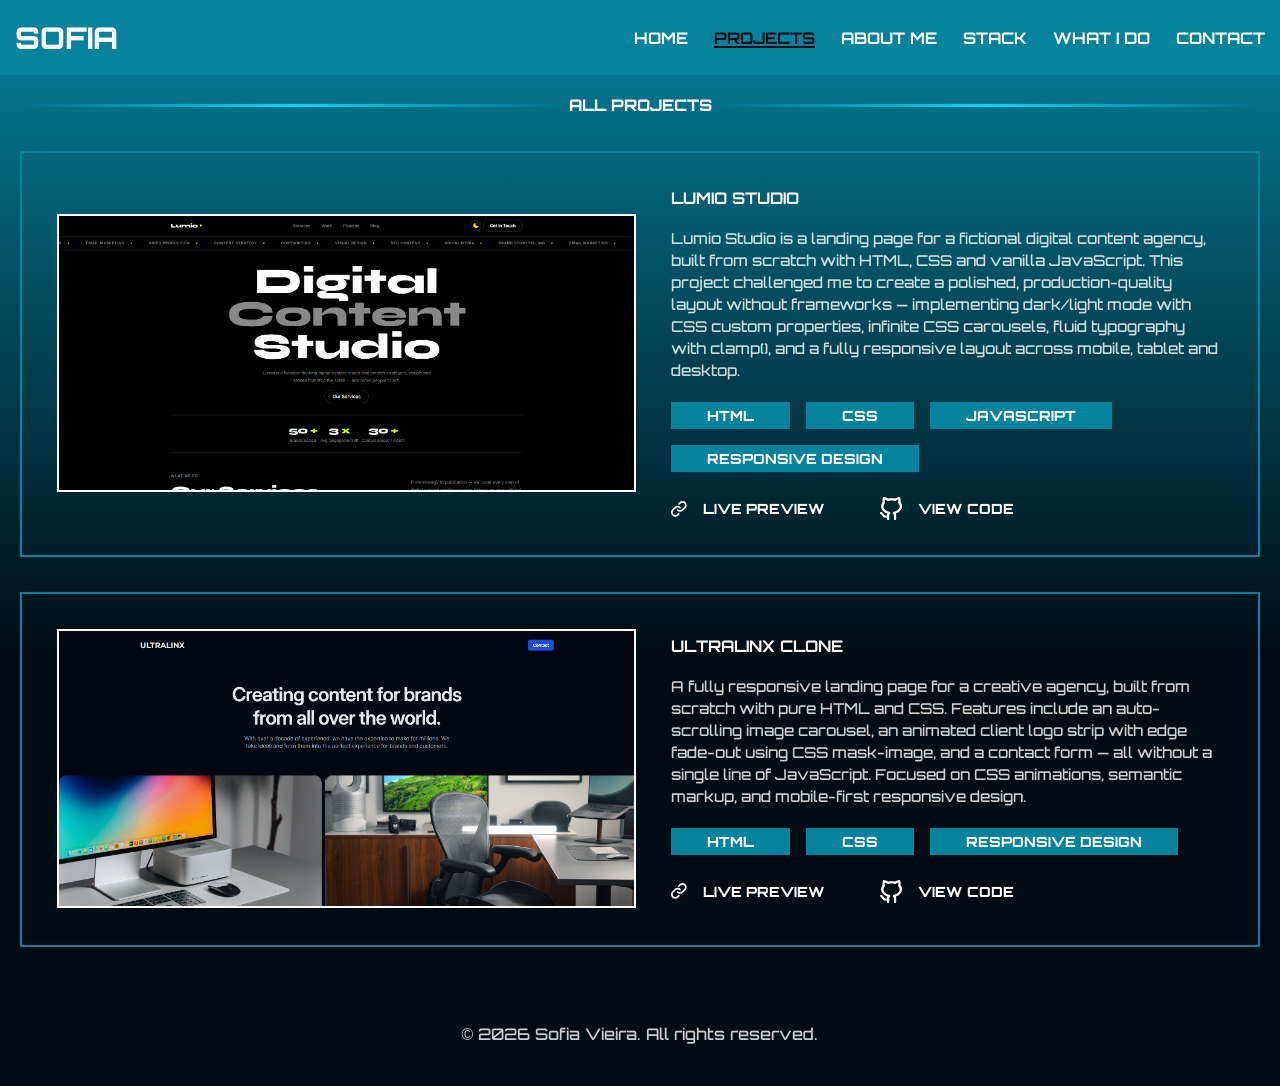
<file: allprojects.html>
<!DOCTYPE html>
<html lang="en">
  <head>
    <meta charset="UTF-8">
    <meta name="viewport" content="width=device-width, initial-scale=1.0">
    <title>All Projects | Sofia Vieira - Frontend Developer</title>
    <meta name="description" content="All frontend projects by Sofia Vieira, built with HTML, CSS and JavaScript.">
    <meta name="robots" content="index, follow">
    <link rel="icon" type="image/x-icon" href="assets/images/favicon.ico"/>
    <link rel="apple-touch-icon" href="assets/images/apple-icon.png"/>
    <link rel="canonical" href="https://bysofiadev.vercel.app" />
    <!-- Open Graph -->
    <meta property="og:type" content="website">
    <meta property="og:title" content="All Projects | Sofia Vieira - Frontend Developer">
    <meta property="og:description" content="All frontend projects by Sofia Vieira, built with HTML, CSS and JavaScript.">
    <meta property="og:url" content="https://bysofiadev.vercel.app/allprojects.html">
    <meta property="og:image" content="https://bysofiadev.vercel.app/assets/images/hero-section.png">
    <meta property="og:image:width" content="1200">
    <meta property="og:image:height" content="630">
    <meta property="og:image:alt" content="Sofia Vieira - Frontend Developer">
    <!-- Twitter Card -->
    <meta name="twitter:card" content="summary_large_image">
    <meta name="twitter:title" content="All Projects | Sofia Vieira - Frontend Developer">
    <meta name="twitter:description" content="All frontend projects by Sofia Vieira, built with HTML, CSS and JavaScript.">
    <meta name="twitter:image" content="https://bysofiadev.vercel.app/assets/images/hero-section.png">

    <link rel="preconnect" href="https://fonts.googleapis.com">
    <link rel="preconnect" href="https://fonts.gstatic.com" crossorigin>
    <link href="https://fonts.googleapis.com/css2?family=Orbitron:wght@400..900&display=swap" rel="stylesheet">
    <link rel="stylesheet" href="./css/main.css">
  </head>
  <body>
    <!-- ── NAV ── -->
    <header class="primary-header">
      <div class="header-container">
        <div class="column-left">
          <a href="index.html">
            <h2>SOFIA</h2>
          </a>
        </div>        
        <div class="column-right">
          <nav>
            <ul>
              <li>
                <a href="index.html" aria-current="page">Home</a>
              </li>
              <li>
                <a href="index.html#projects" data-target="allprojects">Projects</a>
              </li>
              <li>
                <a href="index.html#about-me">About Me</a>
              </li>
              <li>
                <a href="index.html#technologies-and-tools">Stack</a>
              </li>
              <li>
                <a href="index.html#skills">What I Do</a>
              </li>
              <li>
                <a href="index.html#contact">Contact</a>
              </li>
            </ul>
          </nav>
          <div class="menuMobileWrapper">
            <button class="btnOpenMenuMobile">
              <svg 
                width="32" 
                height="32" 
                viewBox="0 0 32 32" 
                fill="none" 
                xmlns="http://www.w3.org/2000/svg"
              >
                <path 
                  d="M5.33337 6.66667H26.6667" 
                  stroke="white" 
                  stroke-width="4" 
                  stroke-linecap="round" 
                  stroke-linejoin="round"
                />
                <path 
                  d="M5.33337 16H26.6667" 
                  stroke="white" 
                  stroke-width="4" 
                  stroke-linecap="round" 
                  stroke-linejoin="round"
                />
                <path 
                  d="M5.33337 25.3333H26.6667" 
                  stroke="white" 
                  stroke-width="4" 
                  stroke-linecap="round" 
                  stroke-linejoin="round"
                />
              </svg>
            </button>
            <div class="drawerMenu">
              <div>
                <button class="btnCloseMenuMobile">
                  <svg 
                    width="37" 
                    height="37" 
                    viewBox="0 0 37 37" 
                    fill="none" 
                    xmlns="http://www.w3.org/2000/svg"
                  >
                    <path d="M29.2917 4.625H7.70833C6.00546 4.625 4.625 6.00546 4.625 7.70833V29.2917C4.625 30.9945 6.00546 32.375 7.70833 32.375H29.2917C30.9945 32.375 32.375 30.9945 32.375 29.2917V7.70833C32.375 6.00546 30.9945 4.625 29.2917 4.625Z" stroke="#42446E" stroke-width="3" stroke-linecap="round" stroke-linejoin="round"/>
                    <path d="M23.125 4.625V32.375" stroke="#42446E" stroke-width="3" stroke-linecap="round" stroke-linejoin="round"/>
                    <path d="M12.3334 13.875L16.9584 18.5L12.3334 23.125" stroke="#42446E" stroke-width="3" stroke-linecap="round" stroke-linejoin="round"/>
                  </svg>
                </button>
                <nav>
                  <ul class="nav-links">
                    <li>
                      <a href="index.html" aria-current="page" class="nav-link">Home</a>
                    </li>
                    <li>
                      <a href="allprojects.html" class="nav-link">Projects</a>
                    </li>
                    <li>
                      <a href="index.html#about-me" class="nav-link">About Me</a>
                    </li>
                    <li>
                      <a href="index.html#technologies-and-tools" class="nav-link">Stack</a>
                    </li>
                    <li>
                      <a href="index.html#skills" class="nav-link">What I Do</a>
                    </li>
                    <li>
                      <a href="index.html#contact" class="nav-link">Contact</a>
                    </li>
                  </ul>
                </nav>
              </div>
            </div> 
          </div>
        </div>
      </div>
    </header>
    <div class="container">
      <main>
        <!-- ── ALL PROJECTS ── -->
        <section id="allprojects" class="allprojects-section">
          <header class="allprojects-header">
            <div class="line-title"></div>
            <h3>All Projects</h3>
            <div class="line-title"></div>
          </header>
          <div class="allprojects-container">
            <div class="project-container">
              <div class="project-image">
                <img src="assets/images/project-lumio-studio.png" alt="Lumio Studio">
              </div>
              <div class="project-description">
                <h5>Lumio Studio</h5>
                <p>
                  Lumio Studio is a landing page for a fictional digital content agency, built from scratch with HTML, 
                  CSS and vanilla JavaScript. This project challenged me to create a polished, production-quality layout 
                  without frameworks — implementing dark/light mode with CSS custom properties, infinite CSS carousels, 
                  fluid typography with clamp(), and a fully responsive layout across mobile, tablet and desktop.
                </p>
                <div class="project-badges">
                  <div class="badge">HTML</div> 
                  <div class="badge">CSS</div> 
                  <div class="badge">Javascript</div>
                  <div class="badge">Responsive design</div> 
                </div> 
                <div class="project-links">
                  <div class="link">
                    <a href="https://bysofiadev.github.io/lumio-studio/" target="_blank" rel="noopener noreferrer">
                      <svg 
                        xmlns="http://www.w3.org/2000/svg" 
                        width="16" 
                        height="16" 
                        viewBox="0 0 16 16" 
                        fill="none">
                        <path d="M9.0341 6.63246C8.39704 5.99567 7.53316 5.63794 6.6324 5.63794C5.73165 5.63794 4.86777 5.99567 4.2307 6.63246L1.82823 9.03416C1.19116 9.67123 0.833252 10.5353 0.833252 11.4362C0.833252 12.3372 1.19116 13.2013 1.82823 13.8383C2.4653 14.4754 3.32936 14.8333 4.23032 14.8333C5.13127 14.8333 5.99533 14.4754 6.6324 13.8383L7.83325 12.6375" stroke="white" stroke-width="1.66667" stroke-linecap="round" stroke-linejoin="round"/>
                        <path d="M6.63232 9.03419C7.26939 9.67099 8.13327 10.0287 9.03402 10.0287C9.93478 10.0287 10.7987 9.67099 11.4357 9.03419L13.8382 6.63249C14.4753 5.99542 14.8332 5.13136 14.8332 4.23041C14.8332 3.32945 14.4753 2.46539 13.8382 1.82832C13.2011 1.19125 12.3371 0.833344 11.4361 0.833344C10.5352 0.833344 9.67109 1.19125 9.03402 1.82832L7.83317 3.02917" stroke="white" stroke-width="1.66667" stroke-linecap="round" stroke-linejoin="round"/>
                      </svg>
                      <div>Live Preview</div>
                    </a>
                  </div>
                  <div class="link">
                    <a href="https://github.com/bysofiadev/lumio-studio" target="_blank" rel="noopener noreferrer">
                      <svg 
                        xmlns="http://www.w3.org/2000/svg" 
                        width="22" 
                        height="23" 
                        viewBox="0 0 22 23"
                        fill="black">
                        <path d="M4.99652 4.8233C4.70705 4.09045 4.71863 3.25306 4.84715 2.48689C5.73173 2.75058 6.56263 3.16662 7.30186 3.71598C7.62607 3.96179 8.05101 4.04105 8.44701 3.92274C9.46298 3.62043 10.5184 3.4687 11.5791 3.47246C12.6918 3.47246 13.7489 3.63327 14.7088 3.92159C15.1048 4.04105 15.5298 3.96065 15.8528 3.71483C16.5917 3.16559 17.4222 2.74955 18.3064 2.48574C18.4349 3.25191 18.4453 4.0893 18.1581 4.82101C17.9845 5.2621 18.0713 5.76982 18.399 6.1305C19.2373 7.05289 19.6842 8.11312 19.6842 9.21585C19.6842 11.6442 17.4032 14.0254 13.7397 14.7502C12.8226 14.9317 12.4649 16.0769 13.1665 16.7328C13.6169 17.1532 13.8948 17.7459 13.8948 18.4053V21.8513C13.8948 22.156 14.0168 22.4481 14.234 22.6636C14.4511 22.879 14.7456 23 15.0527 23C15.3598 23 15.6543 22.879 15.8715 22.6636C16.0886 22.4481 16.2106 22.156 16.2106 21.8513V18.4053C16.2106 17.7505 16.0717 17.128 15.8239 16.564C19.3172 15.3613 22 12.6538 22 9.21585C22 7.66858 21.4396 6.24652 20.5098 5.05534C20.753 4.11342 20.731 3.16461 20.6383 2.43635C20.5561 1.7839 20.4415 0.929282 19.9783 0.419268C19.2894 -0.337711 18.1489 0.107976 17.3384 0.382511C16.4685 0.673378 15.6412 1.07699 14.8779 1.58288C13.8 1.30958 12.6916 1.17257 11.5791 1.1751C10.4281 1.1751 9.31773 1.31868 8.27796 1.58403C7.51466 1.07814 6.68734 0.674527 5.81746 0.383659C5.00694 0.107977 3.86527 -0.337711 3.17633 0.419268C2.70392 0.938471 2.6055 1.72532 2.52097 2.39385L2.51518 2.4375C2.42255 3.16691 2.40171 4.11687 2.64487 5.05993C1.71856 6.24996 1.15815 7.66973 1.15815 9.21585C1.15815 12.6527 3.84096 15.3613 7.33428 16.564C7.08187 17.1376 6.95027 17.7564 6.94755 18.3823L6.75303 18.4214C5.92283 18.5351 5.39136 18.4329 5.0301 18.2812C4.15011 17.9114 3.69622 16.9798 3.14275 16.2676C2.79771 15.8254 2.29519 15.2728 1.52404 15.0178C1.37974 14.9702 1.22738 14.9512 1.07568 14.9619C0.923977 14.9726 0.775892 15.0129 0.63988 15.0804C0.365192 15.2168 0.156358 15.4558 0.0593175 15.7449C-0.0377226 16.0341 -0.0150192 16.3496 0.122433 16.6221C0.259886 16.8946 0.500828 17.1018 0.792256 17.198C1.43835 17.4117 1.8853 18.5098 2.29519 18.9969C2.72707 19.5115 3.30138 20.049 4.12464 20.3959C4.91431 20.7291 5.84177 20.8474 6.94755 20.713V21.8513C6.94755 22.156 7.06954 22.4481 7.28669 22.6636C7.50383 22.879 7.79834 23 8.10543 23C8.41252 23 8.70703 22.879 8.92418 22.6636C9.14132 22.4481 9.26331 22.156 9.26331 21.8513V18.4053C9.26331 17.7459 9.5412 17.1532 9.99162 16.7328C10.6945 16.0758 10.3355 14.9317 9.41847 14.7502C5.75377 14.0254 3.47391 11.6442 3.47391 9.21585C3.47391 8.11542 3.91969 7.05519 4.75684 6.1328C5.08452 5.77211 5.1702 5.2644 4.99652 4.8233Z" fill="white"/>
                      </svg>
                      <div>View Code</div>
                    </a>
                  </div>
                </div>
              </div>
            </div>
            <div class="project-container reveal-on-scroll">
              <div class="project-image">
                <img src="assets/images/project-ultralinx.png" alt="Ultralinx Website Clone">
              </div>
              <div class="project-description">
                <h5>Ultralinx Clone</h5>
                <p>
                  A fully responsive landing page for a creative agency, built from scratch with pure HTML and CSS. 
                  Features include an auto-scrolling image carousel, an animated client logo strip with edge fade-out 
                  using CSS mask-image, and a contact form — all without a single line of JavaScript. 
                  Focused on CSS animations, semantic markup, and mobile-first responsive design.
                </p>
                <div class="project-badges">
                  <div class="badge">HTML</div> 
                  <div class="badge">CSS</div> 
                  <div class="badge">Responsive design</div> 
                </div> 
                <div class="project-links">
                  <div class="link">
                    <a href="https://bysofiadev.github.io/ultralinx-clone/" target="_blank" rel="noopener noreferrer">
                      <svg 
                        xmlns="http://www.w3.org/2000/svg" 
                        width="16" 
                        height="16" 
                        viewBox="0 0 16 16" 
                        fill="none">
                        <path d="M9.0341 6.63246C8.39704 5.99567 7.53316 5.63794 6.6324 5.63794C5.73165 5.63794 4.86777 5.99567 4.2307 6.63246L1.82823 9.03416C1.19116 9.67123 0.833252 10.5353 0.833252 11.4362C0.833252 12.3372 1.19116 13.2013 1.82823 13.8383C2.4653 14.4754 3.32936 14.8333 4.23032 14.8333C5.13127 14.8333 5.99533 14.4754 6.6324 13.8383L7.83325 12.6375" stroke="white" stroke-width="1.66667" stroke-linecap="round" stroke-linejoin="round"/>
                        <path d="M6.63232 9.03419C7.26939 9.67099 8.13327 10.0287 9.03402 10.0287C9.93478 10.0287 10.7987 9.67099 11.4357 9.03419L13.8382 6.63249C14.4753 5.99542 14.8332 5.13136 14.8332 4.23041C14.8332 3.32945 14.4753 2.46539 13.8382 1.82832C13.2011 1.19125 12.3371 0.833344 11.4361 0.833344C10.5352 0.833344 9.67109 1.19125 9.03402 1.82832L7.83317 3.02917" stroke="white" stroke-width="1.66667" stroke-linecap="round" stroke-linejoin="round"/>
                      </svg>
                      <div>Live Preview</div>
                    </a>
                  </div>
                  <div class="link">
                    <a href="https://github.com/bysofiadev/ultralinx-clone" target="_blank" rel="noopener noreferrer">
                      <svg 
                        xmlns="http://www.w3.org/2000/svg" 
                        width="22" 
                        height="23" 
                        viewBox="0 0 22 23"
                        fill="black">
                        <path d="M4.99652 4.8233C4.70705 4.09045 4.71863 3.25306 4.84715 2.48689C5.73173 2.75058 6.56263 3.16662 7.30186 3.71598C7.62607 3.96179 8.05101 4.04105 8.44701 3.92274C9.46298 3.62043 10.5184 3.4687 11.5791 3.47246C12.6918 3.47246 13.7489 3.63327 14.7088 3.92159C15.1048 4.04105 15.5298 3.96065 15.8528 3.71483C16.5917 3.16559 17.4222 2.74955 18.3064 2.48574C18.4349 3.25191 18.4453 4.0893 18.1581 4.82101C17.9845 5.2621 18.0713 5.76982 18.399 6.1305C19.2373 7.05289 19.6842 8.11312 19.6842 9.21585C19.6842 11.6442 17.4032 14.0254 13.7397 14.7502C12.8226 14.9317 12.4649 16.0769 13.1665 16.7328C13.6169 17.1532 13.8948 17.7459 13.8948 18.4053V21.8513C13.8948 22.156 14.0168 22.4481 14.234 22.6636C14.4511 22.879 14.7456 23 15.0527 23C15.3598 23 15.6543 22.879 15.8715 22.6636C16.0886 22.4481 16.2106 22.156 16.2106 21.8513V18.4053C16.2106 17.7505 16.0717 17.128 15.8239 16.564C19.3172 15.3613 22 12.6538 22 9.21585C22 7.66858 21.4396 6.24652 20.5098 5.05534C20.753 4.11342 20.731 3.16461 20.6383 2.43635C20.5561 1.7839 20.4415 0.929282 19.9783 0.419268C19.2894 -0.337711 18.1489 0.107976 17.3384 0.382511C16.4685 0.673378 15.6412 1.07699 14.8779 1.58288C13.8 1.30958 12.6916 1.17257 11.5791 1.1751C10.4281 1.1751 9.31773 1.31868 8.27796 1.58403C7.51466 1.07814 6.68734 0.674527 5.81746 0.383659C5.00694 0.107977 3.86527 -0.337711 3.17633 0.419268C2.70392 0.938471 2.6055 1.72532 2.52097 2.39385L2.51518 2.4375C2.42255 3.16691 2.40171 4.11687 2.64487 5.05993C1.71856 6.24996 1.15815 7.66973 1.15815 9.21585C1.15815 12.6527 3.84096 15.3613 7.33428 16.564C7.08187 17.1376 6.95027 17.7564 6.94755 18.3823L6.75303 18.4214C5.92283 18.5351 5.39136 18.4329 5.0301 18.2812C4.15011 17.9114 3.69622 16.9798 3.14275 16.2676C2.79771 15.8254 2.29519 15.2728 1.52404 15.0178C1.37974 14.9702 1.22738 14.9512 1.07568 14.9619C0.923977 14.9726 0.775892 15.0129 0.63988 15.0804C0.365192 15.2168 0.156358 15.4558 0.0593175 15.7449C-0.0377226 16.0341 -0.0150192 16.3496 0.122433 16.6221C0.259886 16.8946 0.500828 17.1018 0.792256 17.198C1.43835 17.4117 1.8853 18.5098 2.29519 18.9969C2.72707 19.5115 3.30138 20.049 4.12464 20.3959C4.91431 20.7291 5.84177 20.8474 6.94755 20.713V21.8513C6.94755 22.156 7.06954 22.4481 7.28669 22.6636C7.50383 22.879 7.79834 23 8.10543 23C8.41252 23 8.70703 22.879 8.92418 22.6636C9.14132 22.4481 9.26331 22.156 9.26331 21.8513V18.4053C9.26331 17.7459 9.5412 17.1532 9.99162 16.7328C10.6945 16.0758 10.3355 14.9317 9.41847 14.7502C5.75377 14.0254 3.47391 11.6442 3.47391 9.21585C3.47391 8.11542 3.91969 7.05519 4.75684 6.1328C5.08452 5.77211 5.1702 5.2644 4.99652 4.8233Z" fill="white"/>
                      </svg>
                      <div>View Code</div>
                    </a>
                  </div>
                </div>
              </div>
            </div>
          </div>
        </section>
      </main>
      <!-- ── FOOTER ── -->
      <footer class="footer-section">
        <p>&copy; <span id="year">2026</span> Sofia Vieira. All rights reserved.</p>
      </footer>
    </div>
    <script src="js/main.js"></script>
  </body>
</html>
</file>
<file: css/main.css>
/*
* MAIN
* - Main CSS file project
*/

@import url("_variables.css");

html{
  font-size: 62.5%;
  font-family: "Orbitron", sans-serif;
  scroll-behavior: smooth; 
}

* {
  box-sizing: border-box;
}

html,
body {
  margin: 0;
  background-image: var(--primaryGradient);
  color: var(--white);
}

.container{
  width: calc(100% - 40px);
  max-width: 1330px;
  margin: 0 auto;
}

/*
*
* TYPOGRAPHY
*
*/

h1,
h2,
h3{
  font-weight: var(--fontWeightExtraBold);
  text-transform: uppercase;
}

h4,
h5{
  font-weight: var(--fontWeightBold);
  text-transform: uppercase;
}

h1{
  color: var(--colorH1);
  font-size: 3.2rem;
}

h2{
  color: var(--colorH2);
  font-size: 2.2rem;
}

h3{
  color: var(--colorH3);
  font-size: 1.5rem;
}

h4{
  color: var(--colorH4);
  font-size: 2rem;
}

h5{
  color: var(--colorH5);
  font-size: 1.6rem;
}

p{
  color: var(--colorP);
  font-weight: var(--fontWeightMedium);
  font-size: 1.5rem;
  line-height: 2.2rem;
}

/*MOBILE*/

/*
*
* HEADER
*
*/

.primary-header{
  width: 100%;
  height: 75px;
  padding: 0 15px;
  position: fixed;
  z-index: 100;
  background: var(--blue01); 
  display: flex;
  justify-content: center;
}

.header-container{
  top: 0;
  width: 100%;
  display: flex;
  justify-content: space-between;
  align-items: center;
}

.header-container .column-left a{
  text-decoration: none;
}

.header-container .column-left h2{
  font-size: 3rem;
  color: var(--colorH2logo);
  margin: 0;
  cursor:pointer;
  transition: 0.3s;
}

.header-container .column-right{
  visibility: hidden;
  display: flex;
  align-items: center;
}

.header-container .column-right div:last-child button{
  visibility: visible;
}

.btnOpenMenuMobile, 
.btnCloseMenuMobile {
  background-color: transparent;
  border: none; 
  padding: 0;
  cursor: pointer;
}

.btnOpenMenuMobile svg path, 
.btnCloseMenuMobile svg path  {
  stroke: var(--colorPrimaryMenu);
} 

/*
*
* MENU MOBILE
*
*/

.drawerMenu{
  right: -300px;
  top: 0;
  position: fixed;
  background-color: var(--background);
  width: 100%;
  max-width: calc(360px - 60px);
  height: calc(100vh - 60px);
  z-index: 100;
  padding: 30px;
  display: flex;
  transition: all 0.3s ease;
  visibility: hidden;
  justify-content: space-between;
  flex-direction: column;
  box-shadow: 0px 0px 25px 0px rgba(0, 0, 0, 0.5);
}

.drawerMenu.opened{
  right: 0;
  visibility: visible;
}

.drawerMenu nav ul{
  list-style: none;
  padding-left: 0;
}

.drawerMenu nav ul li a{
  font-size: 1.6rem;
  text-transform: uppercase;
  line-height: calc(2.4rem + 2.6rem);
  color: var(--colorPrimaryMenu);
  text-decoration: none;
  width: 100%;
  display: block;
  border-bottom: 2px solid var(--colorPrimaryMenu);
}

.drawerMenu nav ul li a:hover{
  color: var(--blue01);
}

/* Active link: same style as the hover state, but fixed while the section is visible. */
.drawerMenu nav ul li a.active-link{
  color: var(--blue01);
  border-bottom-color: var(--blue03);
}

/*
*
* HERO SECTION
*
*/

.hero-section{
  padding-top: 125px;
  margin-left:auto;
  margin-right:auto;
  width: 100%;
  min-width: 345px;
  max-width: 840px;
  text-align: center;
}

.hero-section .avatar img{
  border-radius: 100%;
  width: 162px;
  border: 6px solid var(--blue01);
}

.hero-section .hero-title h1{
  font-size: clamp(2.4rem, 5vw, 3.2rem);
  width: 100%;
  max-width: 645px;
  margin: 26px auto 0 auto;
}

.hero-section .hero-subtitle h2{
  margin-top: 26px;
  font-size: clamp(1.6rem, 3vw, 2.2rem);
}

/*
*
* HERO SECTION - ENTRY ANIMATIONS AND GLOW
*
*/
 
/* 
*  Smooth entrance:
*  Avatar, title, and subtitle appear in sequence.
*  Page All Projects: the title and each project card appear in sequence when opening the page. 
*/
.hero-section .avatar,
.hero-section .hero-title,
.hero-section .hero-subtitle,
.allprojects-section header,
.allprojects-section .allprojects-container{
  opacity: 0;
  animation: heroFadeSlideUp 0.8s ease-out forwards;
}

.hero-section .avatar,
.allprojects-section header{
  animation-delay: 0.1s;
}

.hero-section .hero-title{
  animation-delay: 0.35s;
}

.hero-section .hero-subtitle{
  animation-delay: 0.6s;
}

@keyframes heroFadeSlideUp{
  from{
    opacity: 0;
    transform: translateY(20px);
  }
  to{
    opacity: 1;
    transform: translateY(0);
  }
}

/* Pulsing glow around the avatar; starts after the entry sequence ends. */
.hero-section .avatar img{
  animation: avatarGlowPulse 3s ease-in-out 1s infinite;
}

@keyframes avatarGlowPulse{
  0%, 100%{
    box-shadow: 0 0 0 0 rgba(0, 12, 20, 0.4);
  }
  50%{
    box-shadow: 0 0 25px 8px rgba(0, 12, 20, 0.35);
  }
}

/* Respects users who prefer less movement. */
@media (prefers-reduced-motion: reduce){
  .hero-section .avatar,
  .hero-section .hero-title,
  .hero-section .hero-subtitle,
  .hero-section .avatar img,
  .allprojects-section header,
  .allprojects-section .project-container{
    animation: none;
    opacity: 1;
    transform: none;
  }
}

/*
*
* SCROLL EFFECT – Section Reveal
*
*/

/* Sections hidden until they enter the viewport during scrolling */
.reveal-on-scroll{
  opacity: 0;
  transform: translateY(30px);
  transition: opacity 0.9s ease-out, transform 0.9s ease-out;
}

.reveal-on-scroll.is-visible{
  opacity: 1;
  transform: translateY(0);
}

/*
*
* PROJECTS SECTION
*
*/

.latest-projects{
  padding-top: 90px;
  width: 100%;
  max-width: 1330px;
}

.latest-projects h3{
  margin-bottom: 28px;
}

.latest-projects .projects-grid {
  display: flex;
  justify-content: center;
  align-items: flex-start;
  flex-wrap: wrap;
  column-gap: 20px;
  row-gap: 35px;
  margin-top: 35px;
}

.latest-projects .projects-grid .project-box{
  overflow: hidden;
  width: 100%;
  border: 2px solid var(--white);
  position: relative;
  cursor: pointer;
}

.latest-projects .projects-grid .project-box img{
  width: 100%;
  height: 100%;
  min-height: 212px;
  object-fit: cover; 
  object-position: center; 
  transition: .3s ease transform; 
}

.latest-projects .projects-grid .project-box img:hover{
  transform: scale(1.1);
}

.latest-projects .projects-grid .project-box .project-badge {
  position: absolute;
  background: var(--blue01);
  color: var(--white);
  top: 0;
  right: 0;
  padding: 5px 36px;
  font-size: 1.4rem;
  font-weight: var(--fontWeightExtraBold);
  text-transform: uppercase;
}

.latest-projects .projects-grid .project-box .project-links a{
  position: absolute;
  background: rgba(5, 130, 156, 0.6);
  color: var(--white);
  bottom: 0;
  padding: 5px 26px;
  font-size: 1.4rem;
  font-weight: var(--fontWeightExtraBold);
  display: flex;
  align-items: center;
  gap: 10px;
  text-decoration: none;
  transition: transform 0.3s ease;
}

.latest-projects .projects-grid .project-box .project-links a:hover{
  transform: scale(1.1);
}

.latest-projects .button-projects{
  display: flex;
  justify-content: center;
}

.latest-projects .button-projects button{
  margin-top: 20px;
  border: none;
  background-color: var(--blue01);
  padding: 12px 38px;
  font-size: 1.4rem;
  font-family: "Orbitron", sans-serif;
  font-weight: var(--fontWeightExtraBold);
  text-transform: uppercase;
  border-radius: 6px;
  cursor: pointer;
  transition: 0.3s;
}

.latest-projects .button-projects a button{
  color: var(--white);
  text-decoration: none;
}

.latest-projects .button-projects button:hover{
  background: #05829C66;
}

/*Pulsing glow around the button */
.button-projects a button{
  animation: buttonGlowPulse 3s ease-in-out 1s infinite;
}

@keyframes buttonGlowPulse{
  0%, 100%{
    box-shadow: 0 0 0 0 rgba(5, 130, 156, 0.4);
  }
  50%{
    box-shadow: 0 0 25px 8px rgba(5, 130, 156, 0.35);
  }
}

/*
*
* ABOUT ME SECTION
*
*/

.about-me-section header,
.technologies-and-tools-section header,
.skills-section header,
.contact-section header,
.allprojects-section header{
  display: flex;
  justify-content:space-between;
  align-items: center;
  padding: 90px 0 36px 0;
}

.about-me-section header h3,
.allprojects-section header h3{
  margin: 0 5px;
  text-wrap: nowrap;
}

.about-me-section header .line-title,
.allprojects-section header .line-title{
  background: var(--secondaryGradient);
  height: 3px;
  width: 100%;
  min-width: 80px;
}

.about-me-container{
  padding: 20px 15px;
  border: 2px solid var(--blue03);
}

.avatar-container{
  text-align: center;
  margin-bottom: 20px;
}

.avatar-container .avatar-image img{
  width: 100%;
  max-width: 100px;
  border-radius: 100%;
  border: 2px solid var(--blue03);
  margin-bottom: 10px;
}

.avatar-container .about-intro h4{
  margin: 0 0 10px 0;
  font-size: clamp(1.6rem, 3vw, 2rem);
}

.avatar-container .about-intro h5{
  color: var(--blue02);
  margin: 0;
  font-size: clamp(1.5rem, 3vw, 1.6rem);
}

.about-me-container .about-bio p{
  font-size: clamp(1.4rem, 2vw, 1.5rem);
}

.about-highlights{
  display: flex;
  justify-content: center;
  align-items: flex-start;
  flex-wrap: wrap;
  gap: 20px;
  margin-top: 20px;
}

.about-highlights .highlight-item{
  display: flex;
  gap: 15px;
  align-items: center;
  width: 100%;
  background-color: #00D4FF08; 
  padding: 16px;
  border: 2px solid var(--blue03);
}

.about-highlights .highlight-item .highlight-text h5{
  margin: 0 0 10px 0;
  font-size: 1.4rem;
}

.about-highlights .highlight-item .highlight-text p{
  margin: 0;
  font-size: clamp(1.3rem, 2vw, 1.4rem);
}

/*
*
* TECNOLOGIES AND TOOLS SECTION
*
*/

.technologies-and-tools-section header .line-title,
.skills-section header .line-title{
  background: var(--secondaryGradient);
  height: 3px;
  width: 100%;
  min-width: 37px;
}

.technologies-and-tools-section header h3,
.skills-section header h3{
  margin: 0 5px;
  text-align: center;
  width: 100%;
  min-width: 255px;
  font-size: clamp(1.5rem, 2vw, 1.6rem);
}

.technologies-and-tools-container,
.skills-section .skills-container,
.contact-section .contact-container{
  display: flex;
  justify-content: center;
  flex-wrap: wrap;
  gap: 35px;
}

.technologies-and-tools-container .tech-category{
  width: 100%;
  min-width: 350px;
  height: 100%;
  min-height: 156px;
  border: 2px solid var(--blue01);
  position: relative;
  display: flex;
  justify-content: center;
}

.technologies-and-tools-container .tech-category .tech-category-badge {
  position: absolute;
  background-color: var(--blue01);
  top: 0;
  right: 0px;
  padding: 5px 20px;
  font-size: 1.4rem;
  font-weight: var(--fontWeightExtraBold);
}

.tech-category .tech-grid{
  display: flex;
  gap: 20px;
  position: absolute;
  bottom: 20px;
}

.tech-category .tech-grid .tech-card{
  width: 90px;
  height: 90px;
  border: 1px solid var(--blue02);
  background-color: #00d4ff08;
  display: flex;
  align-items: center;
  justify-content: center;
}

.tech-grid .tech-card  svg{
  display: block;
  margin: auto;
}

.tech-category .tech-grid .tech-card p{
  margin: 5px 0 0 0;
  font-size: 1.3rem;
  text-align: center;
  font-weight: var(--fontWeightExtraBold);
}

.tech-category .tech-grid .tech-card .github-icon{
  height: 35px;
  stroke: var(--blue02);
}

/*
*
* SKILLS SECTION
*
*/

.skills-section .skills-container .skill-card,
.contact-section .contact-container .contact-card{
  width: 100%;
  border: 2px solid var(--blue01);
  padding: 25px;
  transition: all .4s cubic-bezier(.4, 0, .2, 1);
}

.skills-section .skills-container .skill-card:hover,
.contact-section .contact-container .contact-card:hover,
.project-container:hover {
  background: rgba(15, 20, 30, 0.8);
  border-color: var(--blue01);
  box-shadow: 0 20px 40px rgba(5, 130, 156, 0.3);
  transform: translateY(-8px);
}

.skills-section .skills-container .skill-card:hover svg,
.contact-section .contact-container .contact-card:hover svg{
  transform: scale(1.1);
}

.skills-section .skills-container .skill-card svg,
.contact-section .contact-container .contact-card svg{
  height: 25px;
  margin-bottom: 10px;
  transition: transform .3s ease;
}

.skills-section .skills-container .skill-card h5,
.contact-section .contact-container .contact-card h5{
  margin: 0;
  font-size: clamp(1.4rem, 2vw, 1.6rem);
}

.skills-section .skills-container .skill-card p,
.contact-section .contact-container .contact-card p{
  margin: 10px 0 0 0;
  font-size: clamp(1.3rem, 2vw, 1.5rem);
}

/*
*
* CONTACT SECTION
*
*/

.contact-section header h3{  
  min-width: 180px;
  margin: 0;
  font-size: clamp(1.5rem, 2vw, 1.6rem);
}

.contact-section header .line-title{
  background: var(--contactGradient);
  height: 3px;
  width: 100%;
  min-width: 88px;
}

.contact-section .contact-container a{
  text-decoration: none;
  width: 100%;
}

/*
*
* FOOTER SECTION
*
*/

.footer-section{
  display: flex;
  justify-content: center;
  padding: 25px 0 25px 0;
}

.footer-section p{
  font-size: clamp(1.4rem, 2vw, 1.6rem);
}

/*
*
* ALL PROJECTS PAGE MOBILE
*
*/

.project-container{
  padding: 24px;
  border: 2px solid var(--blue01);
  margin-bottom: 35px;
  transition: all .4s cubic-bezier(.4, 0, .2, 1);
} 

.project-container .project-image img {
  width: 100%;
  max-width: 612px;
  border: 2px solid var(--white);
} 

.project-container .project-description p{
  font-size: clamp(1.4rem, 2vw, 1.5rem);
}

.project-container .project-description .project-badges{
  display: flex;
  gap: 16px;
  align-items: center;
  flex-wrap: wrap;
}

.project-container .project-description .project-badges .badge {
  background: var(--blue01);
  color: var(--white);
  padding: 5px 36px;
  font-size: 1.4rem;
  font-weight: var(--fontWeightExtraBold);
  text-transform: uppercase;
  margin-top: 10px;
}

.project-container .project-description .project-links {
  display: flex;
  gap: 55px;
  align-items: center;
  margin-top: 25px;
}

.project-container .project-description .project-links .link a {
  display: flex;
  align-items: center;
  cursor: pointer;
  transition: 0.3s;
  gap: 10px;
}

.project-container .project-description .project-links .link a{
  color: var(--white);
  font-size: 1.4rem;
  font-weight: var(--fontWeightExtraBold);
  text-transform: uppercase;
  margin:0;
  text-decoration: none;
  font-size: clamp(1.3rem, 2vw, 1.5rem);
}

.project-container .project-description .project-links .link a:hover{
  color: var(--blue01);
}

@media (min-width: 1024px){
  /*
  *
  * TIPOGRAFIA
  *
  */

  h1{
    font-size: 3.2rem;
  }

  h2{
    font-size: 2.2rem;
  }

  h3{
    font-size: 1.6rem;
  }

  h4{
    font-size: 2rem;
  }

  h5{
    font-size: 1.6rem;
  }

  p{
    font-size: 1.5rem;
  }

  /*
  *
  * HEADER DESKTOP
  *
  */

  .header-container{
    max-width: 1330px;
  }

  .menuMobileWrapper{
    display: none;
  }

  .header-container .column-right{
    visibility: visible;
  }

  .header-container .column-right nav ul{
    list-style: none;
    display: flex;
    gap: 26px;
    padding-left: 0;
  }

  .header-container .column-right nav ul li a{
    text-decoration: none;
    color: var(--colorPrimaryMenu);
    font-size: 1.6rem;
    font-weight: var(--fontWeightBold);
    text-transform: uppercase;
    transition: 0.3s;
    position: relative;
  }

  .header-container .column-right nav ul li a:hover,
  .header-container .column-left h2:hover{
    color: var(--blue04);
  }

  .column-right nav ul li a::after {
    content: '';
    position: absolute;
    width: 100%;
    height: 2px;
    bottom: 0;
    left: 0;
    background-color: var(--blue04);
    transform: scaleX(0);
    transition: transform 0.3s ease;
  }

  .header-container .column-right nav ul li a:hover::after {
    transform: scaleX(1);
  }

  /* Active link: same style as the hover state, but fixed while the section is visible. */
  .header-container .column-right nav ul li a.active-link{
    color: var(--blue04);
  }

  .header-container .column-right nav ul li a.active-link::after {
    transform: scaleX(1);
  }

  .header-container .column-right{
    display: flex;
    gap: 10px;
    align-items: center;
  }

  /*
  *
  * HERO SECTION DESKTOP
  *
  */

  .hero-section{
    padding-top: 145px;
  }

  .hero-section .avatar img{
    width: 192px;
  }

  .hero-section .hero-subtitle h2{
    margin-top: 50px;
  }

  /*
  *
  * PROJECTS SECTION DESKTOP
  *
  */
  .latest-projects{
    padding-top: 95px;
  }

  .latest-projects .projects-grid {
    flex-wrap: nowrap;
  }

   .latest-projects .projects-grid .project-box{
    width: 100%;
  }

  .latest-projects .projects-grid .project-box img{
    min-height: 260px;
  }

  .latest-projects .button-projects{
    justify-content: flex-end;
  }

  /*
  *
  * ABOUT ME SECTION DESKTOP
  *
  */

  .about-me-section header,
  .technologies-and-tools-section header,
  .skills-section header,
  .contact-section header,
  .allprojects-section header{
    padding: 95px 0 36px 0;
  }

  .about-me-section header .line-title,
  .allprojects-section header .line-title{
    max-width: 599px;
  }

  .about-me-container{
    padding: 30px;
  }

  .avatar-container{
    display: flex;
    gap: 30px;
    align-items: center;
    margin-bottom: 30px;
    text-align:start;
  }

  .avatar-container .avatar-image img{
    max-width: 120px;
  }

  .about-me-container .about-bio{
    margin-bottom: 30px;
  }

  .about-highlights{
    gap: 40px;
  }

  .about-highlights .highlight-item{
    max-width: 310px;
  }

  /*
  *
  * TECNOLOGIES AND TOOLS SECTION DESKTOP
  *
  */

  .technologies-and-tools-section header .line-title,
  .skills-section header .line-title{
    max-width: 360px;
  }

  .technologies-and-tools-container{
    gap: 50px;
  }

  .technologies-and-tools-container .tech-category{
    max-width: 410px;
    min-height: 175px;
  }

  .technologies-and-tools-container .tech-category .tech-category-badge {
    padding: 5px 70px;
  }

  .tech-category .tech-grid{
    gap: 42px;
    bottom: 28px;
  }

  /*
  *
  * SKILLS SECTION
  *
  */

  .skills-section header .line-title{
    max-width: 420px;
  }

  .skills-section .skills-container,
  .contact-section .contact-container{
    gap: 30px;
  }

  .skills-section .skills-container .skill-card{
    max-width: 310px;
    min-height: 209px;
  }

  /*
  *
  * CONTACT SECTION
  *
  */

  .contact-section header .line-title{
    max-width: 560px;
  }

  .contact-section .contact-container a{
    max-width: 310px;
  }

  /*
  *
  * ALL PROJECTS PAGE
  *
  */

  .project-container{
    padding: 35px;
    display: flex;
    gap: 35px;
    align-items: center;
  } 

  .project-container .project-description {
    width: 50%;
  } 

  .project-container .project-description h5 {
    margin:0 0 20px 0;
  } 

  .project-container .project-description p {
    margin:0;
  } 

  .project-container .project-description .project-badges{
    display: flex;
    gap: 16px;
    align-items: center;
    margin: 20px 0 20px 0;
  }

  .project-container .project-description .project-links .link a{
    display: flex;
    gap: 16px;
    align-items: center;
    cursor: pointer;
    transition: 0.3s;
  }

  .project-container .project-description .project-links {
    display: flex;
    gap: 55px;
  }

  .project-container .project-description .project-badges .badge {
    background: var(--blue01);
    color: var(--white);
    padding: 5px 36px;
    font-size: 1.4rem;
    font-weight: var(--fontWeightExtraBold);
    text-transform: uppercase;
    margin-top: 0;
  }

  .project-container .project-description .project-links .link a{
    color: var(--white);
    font-size: 1.4rem;
    font-weight: var(--fontWeightExtraBold);
    text-transform: uppercase;
    margin:0;
    text-decoration: none;
  }

  .project-container .project-description .project-links .link a:hover{
    color: var(--blue01);
  }
}

@media (min-width: 1024px){
  
}
</file>
